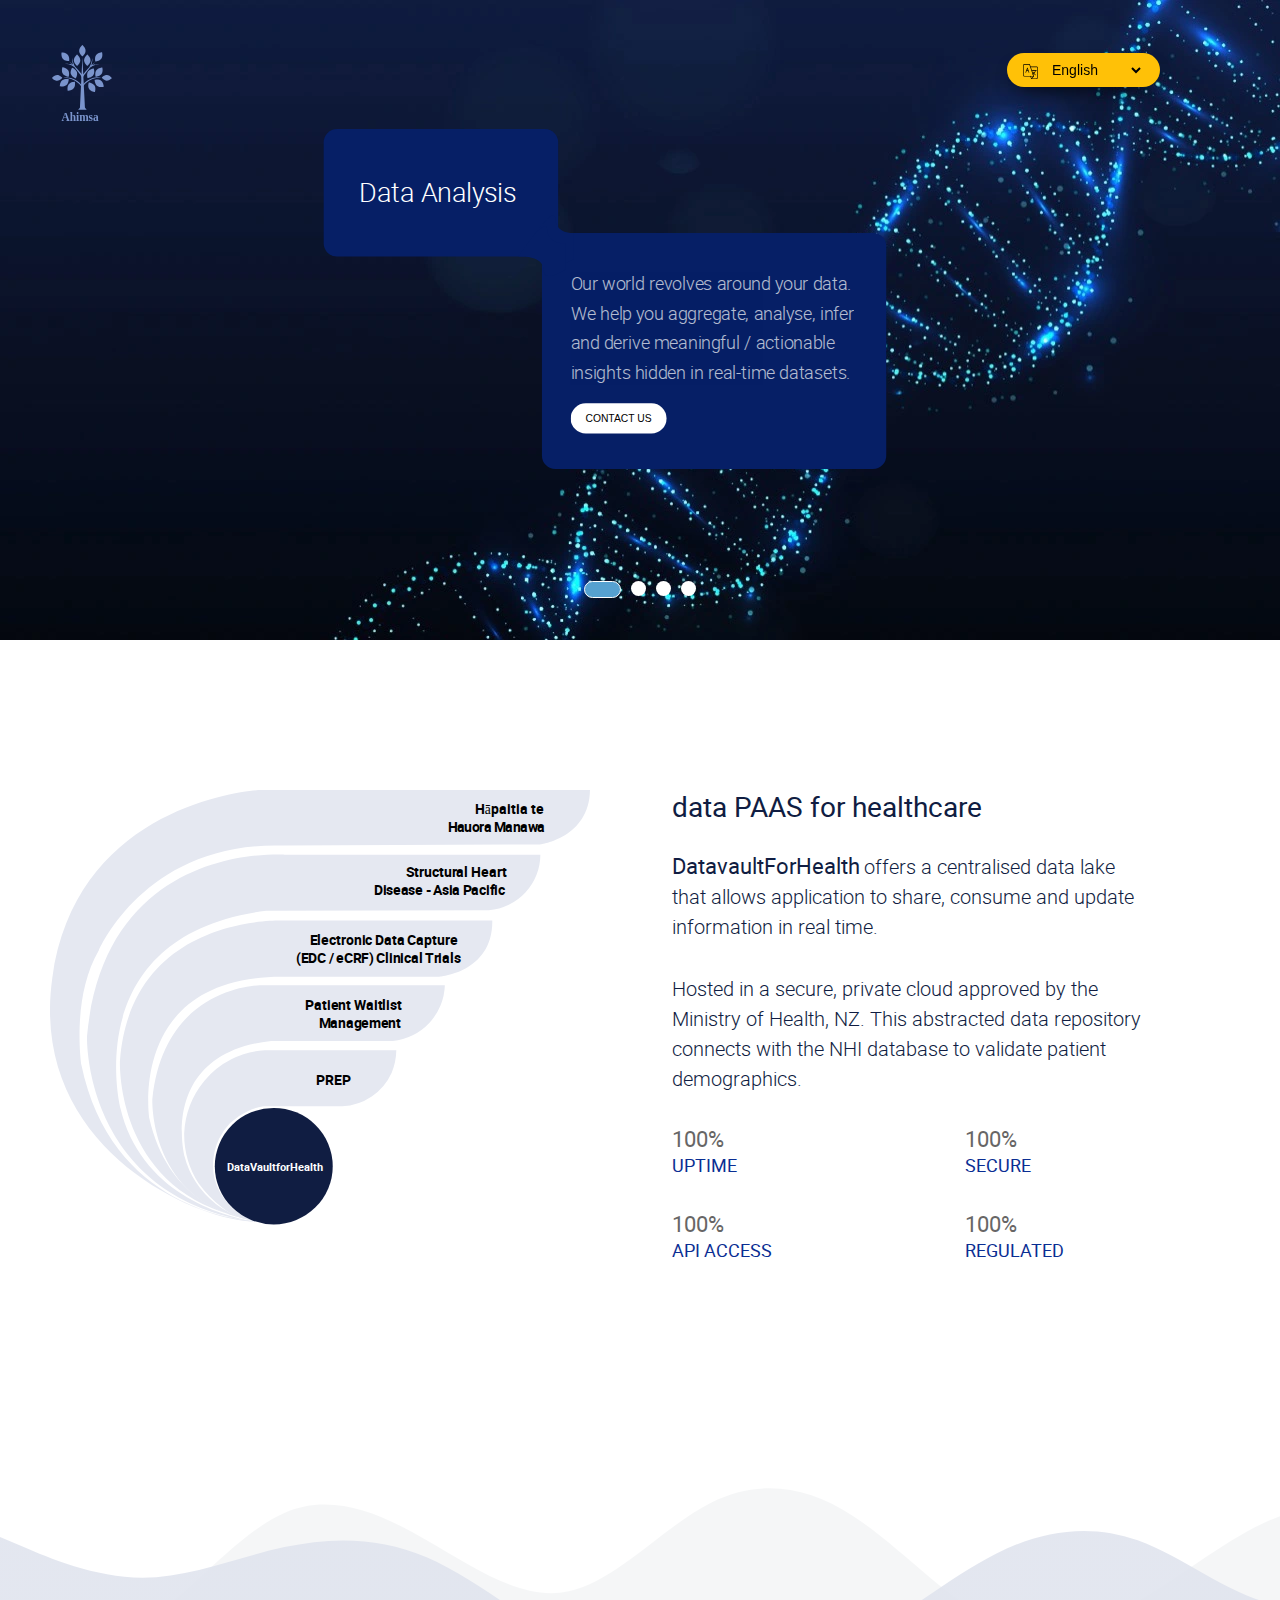
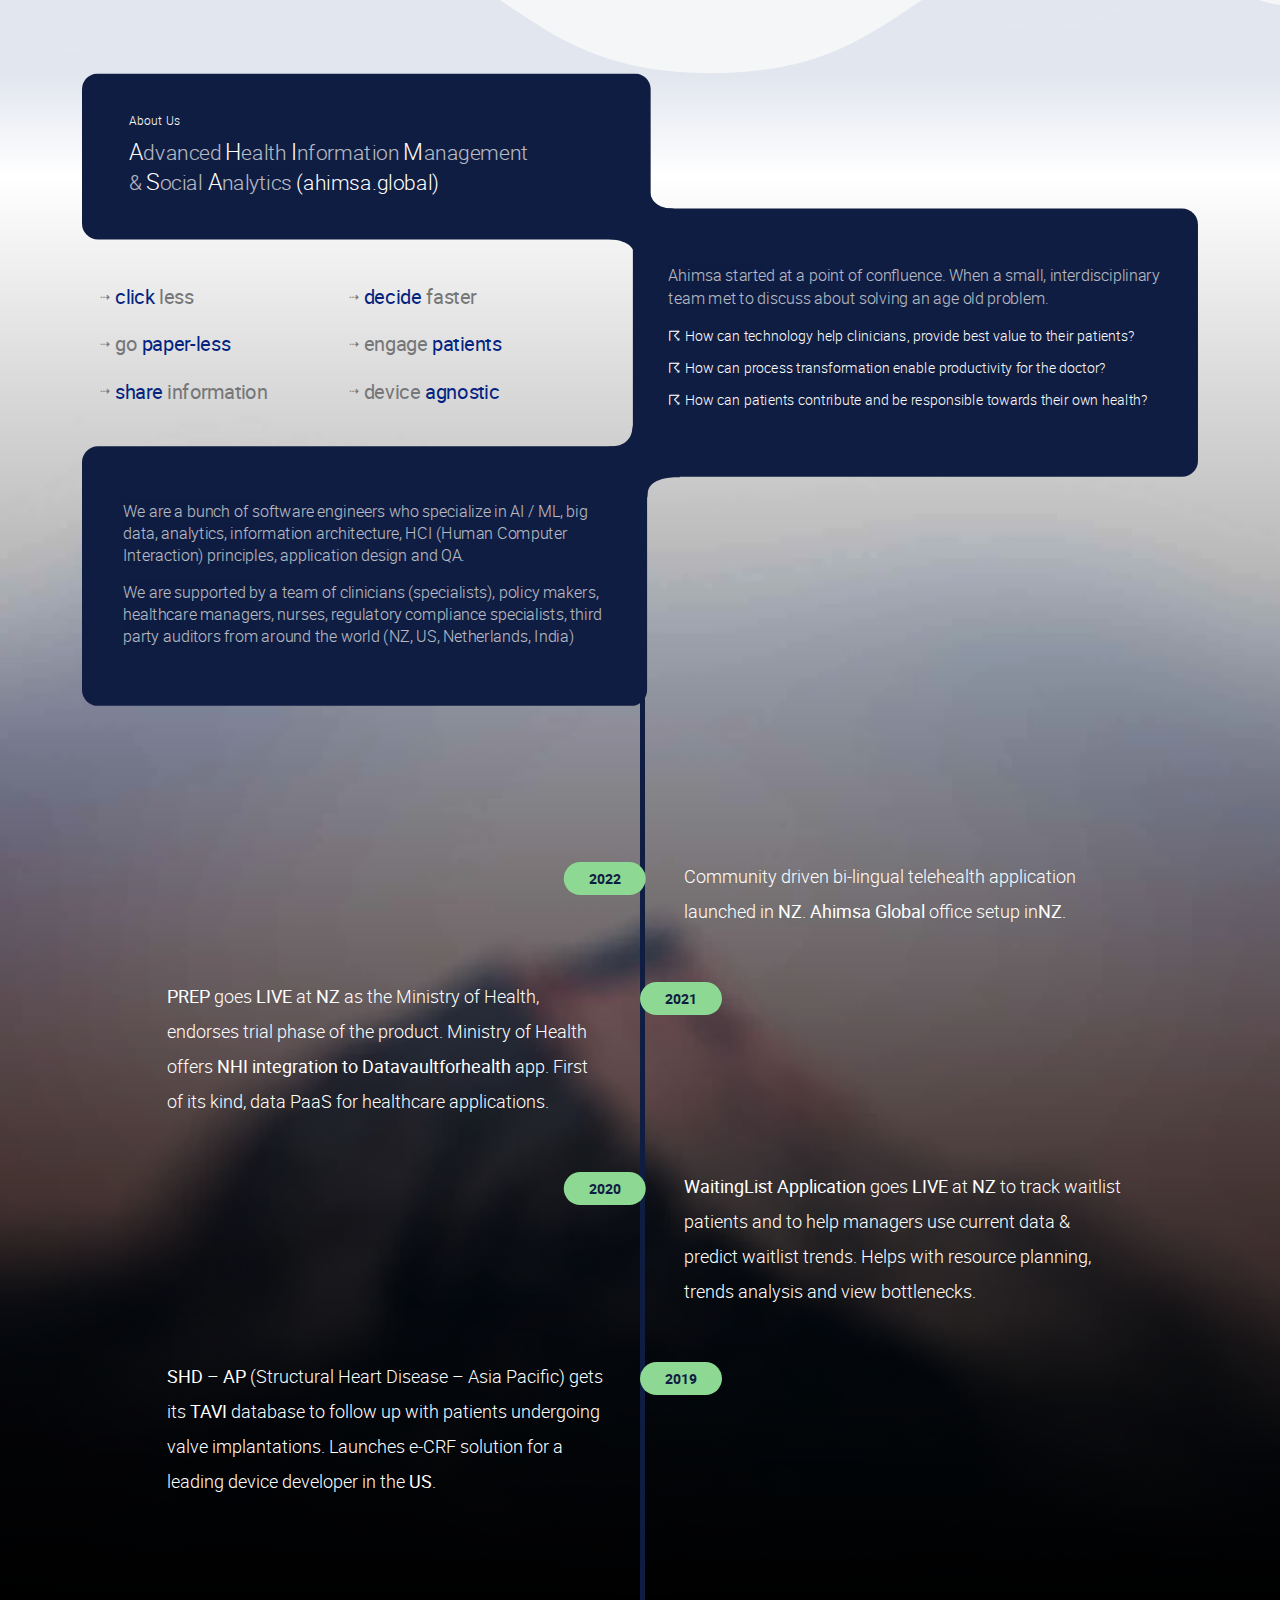
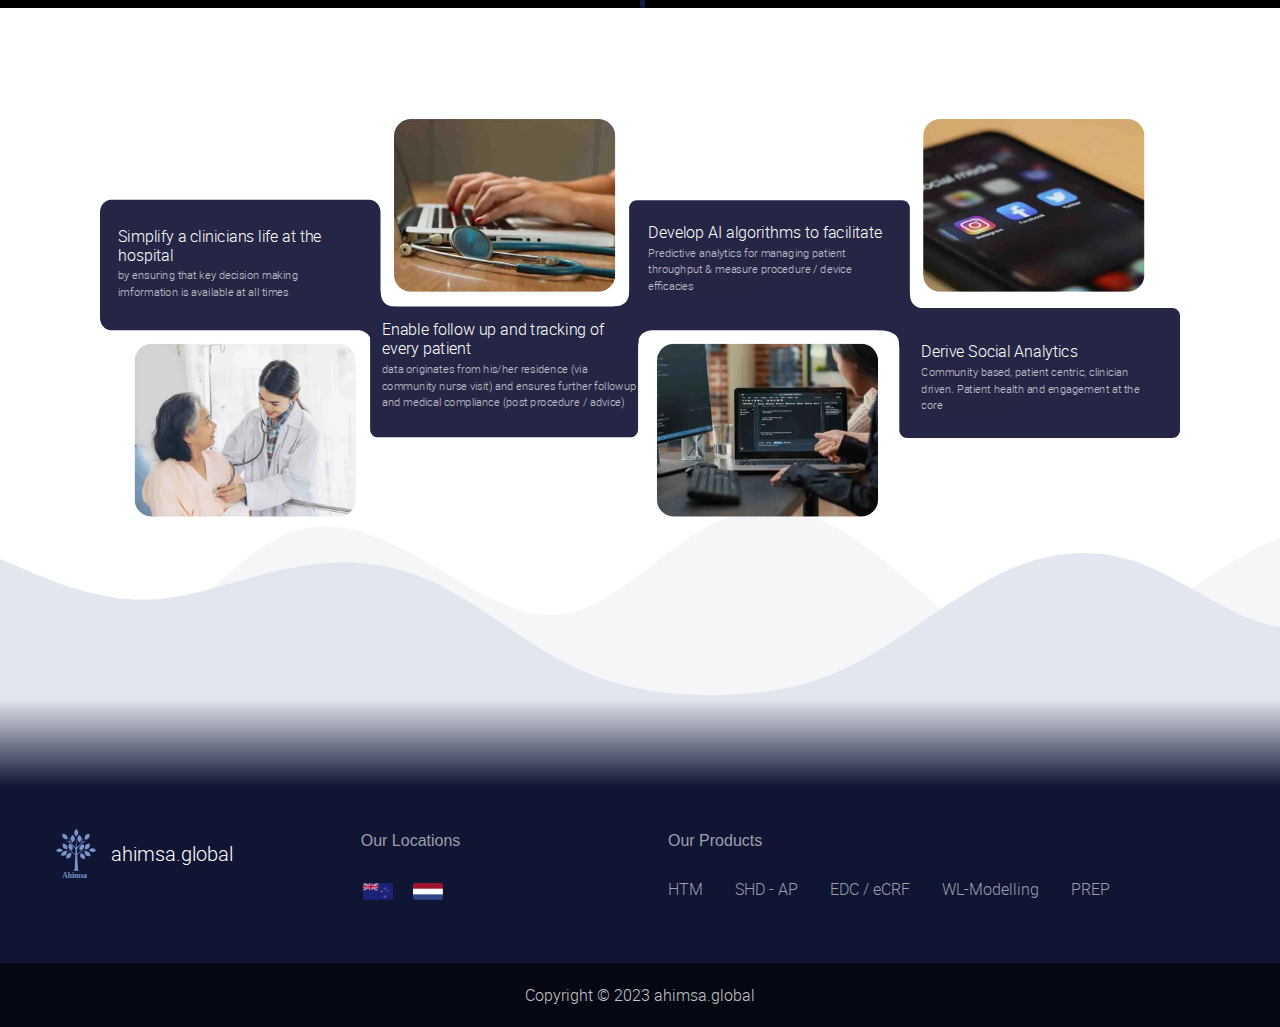
<file: index.html>
<!doctype html>
<html lang="en">

<head>
    <meta charset="utf-8">
    <meta name="viewport" content="width=device-width, initial-scale=1">
    <meta http-equiv="Cache-Control" content="max-age=31536000">
    <meta name="theme-color" content="#fff" />

    <meta name="title" content="ahimsa">
    <meta name="keywords" content="Advanced, Health, Information, Management, and Social, Analytics, Ahimsa, ahimsa, Advanced Health Care,datavaultforhealth, datavault, healthcare, ahimsa health, datavault.health">
    <meta name="description" content="Advanced Health Information Management and Social Analytics">
    <meta name="language" content="English">

    <!-- <link rel="manifest" href="manifest.json"> -->

    <title>ahimsa.global</title>

    <link rel="apple-touch-icon" sizes="180x180" href="favicon_io/apple-touch-icon.png">
    <link rel="icon" type="image/png" sizes="32x32" href="favicon_io/favicon-32x32.png">
    <link rel="icon" type="image/png" sizes="16x16" href="favicon_io/favicon-16x16.png">

    <!-- Bootstrap core CSS -->
    <link rel="stylesheet" href="css/bootstrap.min.css">
    <link rel="stylesheet" href="css/style.min.css">
    <link rel="stylesheet" href="css/responsive.min.css">

    <style>
        body{font-family: 'Roboto', sans-serif;}.carousel-inner{height:100%} .slider-container{max-width: 100%; height: 100%; position: absolute; top: 0; left: 0; } .hide-container-bg::before{width: 0px !important; } .carousel-caption {position: absolute; left: 25%; top: 17%; width: 50%; } .carousel-caption-2 {position: absolute; left: 40%; top: 15%; width: 50%; }.carousel-caption-3 {position: absolute; left: 20%; top: 15%; width: 50%; }.carousel-caption-4 {position: absolute;left: 30%;top: 15%;width: 50%;} .slider-bg-b{fill: #061f66; } .carousel-control-prev, .carousel-control-next{display: none !important; } .slider1-text-1 {text-align: center; align-items: center; justify-content: center; display: flex; color: #ffffff; font-size: 36px; height: 100%; width: 100%; font-weight: 300; font-family: 'Roboto-Light'!important; } .slider1-text-2 p{text-align: left;color: #ffffff;opacity: 0.7;font-size:24px;line-height: 40px;font-family: 'Roboto-Light'; } .carousel-indicator {position: absolute; bottom: 5%; left: 0%; z-index: 2; justify-content: center; padding: 0; margin: 0; list-style: none; } .carousel-indicator button {display: block; list-style: none; text-indent: -99999px; border: 2px solid #c1c1c1; background: #fff !important; width: 15px !important; height: 15px !important; border-radius: 50% !important; margin: 10px 5px 10px 5px !important; transition: .25s ease; cursor: pointer; opacity: 1 !important; border: none !important; } .carousel-indicator .active{background: #56a1d0 !important; padding: 0px 10px !important; border-radius: 50px !important; border: solid 1px #fff !important; } .nut {padding: 10px 20px; background-color: #ffffff; border-radius: 50px; color: #000; border: none; text-transform: uppercase;text-align: center; width: auto; margin: 22px 0px 0px 0px;cursor:pointer;font-size: 14px; display: table;} .nut:hover{background-color:#101d42;color:#fff; }.slider-img {width: 100%;display: inline-block;float: left;} </style>
</head>


<body class="overflow-hidden-x">
    <div class="section-box">
        <div class="section-main">
            <div class="logo">
                <a href="index.html">
                    <img src="logo.svg" alt="logo">
                </a>
            </div>
            
            <div class="lang-switch">
              <label for="language"><img src="img/translate.svg" alt="english"></label>
              <select id="language" class="translate">
                <option value="en">English</option>
                <option value="sp">Spanish</option>
                <option value="pt">Portuguese</option>
              </select>
            </div>

            <div id="myCarousel" class="carousel slide" data-bs-ride="carousel">
                <div class="carousel-indicator carousel-indicators">
                    <button type="button" data-bs-target="#myCarousel" data-bs-slide-to="0" aria-label="Slide 1" class="active" aria-current="true"></button>
                    <button type="button" data-bs-target="#myCarousel" data-bs-slide-to="1" aria-label="Slide 2"></button>
                    <button type="button" data-bs-target="#myCarousel" data-bs-slide-to="2" aria-label="Slide 3"></button>
                    <button type="button" data-bs-target="#myCarousel" data-bs-slide-to="3" aria-label="Slide 4"></button>
                </div>
                <div class="carousel-inner">
                    <div class="carousel-item active">
                        <img class="slider-img" src="img/bg1.webp" alt="swamp">
                        <div class="container slider-container hide-container-bg">
                            <div class="carousel-caption">
                                <div class="slider-data">
                                    <div class="slider1-text-1 lang" key="titleone"></div>
                                    <div class="slider1-text-2">
                                        <p class="title1sub lang" key="title1sub"></p>
                                        <a class="link" href="contact.html">
                                            <div class="nut contactus lang" key="contactus"></div>
                                        </a>
                                    </div>
                                </div>
                                <svg id="Layer_1" data-name="Layer 1" xmlns="http://www.w3.org/2000/svg" viewBox="0 0 868 605">
                                    <g id="Group_27632" data-name="Group 27632">
                                        <rect x="5" y="0" id="Rectangle_221" data-name="Rectangle 221" class="slider-bg-b" width="318" height="173" rx="18" />
                                        <rect id="slide1_sub_box" data-name="Rectangle 223" x="301" y="141" width="467" height="320" rx="18" fill="#061f66" />
                                        <path id="Path_748" data-name="Path 748" class="slider-bg-b" d="M280.11,158.67s33.74-2.18,34,17.58,29.75,0,29.75,0V140.92s-23.15,2.14-24.75-18.86S280.11,158.67,280.11,158.67Z" />
                                        <path id="Path_749" data-name="Path 749" class="slider-bg-b" d="M269.15,173s33.74-2.18,34,17.58,29.76,0,29.76,0V155.24s-23.15,2.14-24.76-18.86S269.15,173,269.15,173Z" />
                                    </g>
                                    <foreignObject x="25" y="0" width="270" height="170">
                                        <div xmlns="http://www.w3.org/1999/xhtml" class="slider1-text-1 lang" key="titleone">
                                        </div>
                                    </foreignObject>
                                    <foreignObject x="340" y="190" width="400" height="350">
                                        <div xmlns="http://www.w3.org/1999/xhtml" class="slider1-text-2">
                                            <p class="lang" key="title1sub"></p>
                                            <a class="link" href="contact.html">
                                                <div class="nut contactus lang" key="contactus"></div>
                                            </a>
                                        </div>
                                    </foreignObject>
                                </svg>
                            </div>
                        </div>
                    </div>  
                    <div class="carousel-item">
                        <img class="slider-img" src="img/bg2.webp" alt="swamp">
                        <div class="container slider-container hide-container-bg">
                            <div class="carousel-caption-2">
                                <div class="slider-data">
                                    <div class="slider1-text-1 lang" key="title2"></div>
                                    <div class="slider1-text-2">
                                        <p class="lang" key="title2sub1"></p>
                                        <p class="lang" key="title2sub2"></p>
                                        <a class="link" href="contact.html">
                                            <div class="nut contactus lang" key="contactus"></div>
                                        </a>
                                    </div>
                                </div>
                                <svg version="1.1" id="Layer_1" xmlns="http://www.w3.org/2000/svg" xmlns:xlink="http://www.w3.org/1999/xlink" x="0px" y="0px" viewBox="0 0 868 650" style="enable-background:new 0 0 668 505;" xml:space="preserve">
                                    <g id="Group_27632" data-name="Group 27632">
                                        <rect id="Rectangle_221" data-name="Rectangle 221" class="slider-bg-b" x="450" width="318" height="173" rx="18" />
                                        <rect id="slide2_sub_box" data-name="Rectangle 223" fill="#061f66" y="141" width="467" height="415" rx="18" />
                                        <path id="Path_748" data-name="Path 748" class="slider-bg-b" d="M348.92,122.06c-1.6,21-24.75,18.86-24.75,18.86v35.33s29.52,19.76,29.75,0,34-17.58,34-17.58S350.52,101.05,348.92,122.06Z" transform="translate(100 0)" />
                                        <path id="Path_749" data-name="Path 749" class="slider-bg-b" d="M359.88,136.38c-1.61,21-24.76,18.86-24.76,18.86v35.33s29.53,19.75,29.76,0,34-17.58,34-17.58S361.48,115.37,359.88,136.38Z" transform="translate(100 0)" />
                                    </g>
                                    <foreignObject x="470" y="10" width="280" height="143">
                                        <div xmlns="http://www.w3.org/1999/xhtml" class="slider1-text-1 lang" key="title2"></div>
                                    </foreignObject>
                                    <foreignObject x="30" y="190" width="420" height="400">
                                        <div xmlns="http://www.w3.org/1999/xhtml" class="slider1-text-2">
                                            <p class="lang" key="title2sub1"></p>
                                            <p class="lang" key="title2sub2"></p>
                                            <a class="link" href="contact.html">
                                                <div class="nut contactus lang" key="contactus"></div>
                                            </a>
                                        </div>
                                    </foreignObject>
                                </svg>
                            </div>
                        </div>
                    </div>
                    <div class="carousel-item">
                        <img class="slider-img" src="img/bg3.webp" alt="swamp">
                        <div class="container slider-container hide-container-bg">
                            <div class="carousel-caption-3">
                                <div class="slider-data">
                                    <div class="slider1-text-1 lang" key="title3"></div>
                                    <div class="slider1-text-2">
                                        <p class="lang" key="title3sub1"></p>
                                        <p class="lang" key="title3sub2"></p>
                                        <a class="link" href="contact.html">
                                            <div class="nut contactus lang" key="contactus"></div>
                                        </a>
                                    </div>
                                </div>
                                <svg id="Layer_1" data-name="Layer 1" xmlns="http://www.w3.org/2000/svg" viewBox="0 0 868 650">
                                    <g id="Group_27632" data-name="Group 27632">
                                        <rect x="0" y="0" id="Rectangle_221" data-name="Rectangle 221" class="slider-bg-b" width="318" height="173" rx="18" />
                                        <rect id="slide3_sub_box" data-name="Rectangle 223" x="301" y="141" width="477" height="380" rx="18" fill="#061f66" />
                                        <path id="Path_748" data-name="Path 748" class="slider-bg-b" d="M280.11,158.67s33.74-2.18,34,17.58,29.75,0,29.75,0V140.92s-23.15,2.14-24.75-18.86S280.11,158.67,280.11,158.67Z" />
                                        <path id="Path_749" data-name="Path 749" class="slider-bg-b" d="M269.15,173s33.74-2.18,34,17.58,29.76,0,29.76,0V155.24s-23.15,2.14-24.76-18.86S269.15,173,269.15,173Z" />
                                    </g>
                                    <foreignObject x="5" y="5" width="305" height="163">
                                        <div xmlns="http://www.w3.org/1999/xhtml" class="slider1-text-1 lang" key="title3"></div>
                                    </foreignObject>
                                    <foreignObject x="340" y="190" width="420" height="400">
                                        <div xmlns="http://www.w3.org/1999/xhtml" class="slider1-text-2">
                                            <p class="lang" key="title3sub1"></p>
                                            <p class="lang" key="title3sub2"></p>
                                            <a class="link" href="contact.html">
                                                <div class="nut contactus lang" key="contactus"></div>
                                            </a>
                                        </div>
                                    </foreignObject>
                                </svg>
                            </div>
                        </div>
                    </div>
                    <div class="carousel-item">
                        <img class="slider-img" src="img/bg4.webp" alt="swamp">
                        <div class="container slider-container hide-container-bg">
                            <div class="carousel-caption-4">
                                <div class="slider-data">
                                    <div class="slider1-text-1 lang" key="title4"></div>
                                    <div class="slider1-text-2">
                                        <p class="lang" key="title4sub1"></p>
                                        <p class="lang" key="title4sub2"></p>
                                        <a class="link" href="contact.html">
                                            <div class="nut contactus lang" key="contactus"></div>
                                        </a>
                                    </div>
                                </div>
                                <svg version="1.1" id="Layer_1_1" xmlns="http://www.w3.org/2000/svg" xmlns:xlink="http://www.w3.org/1999/xlink" x="0px" y="0px" viewBox="0 0 868 660" style="enable-background:new 0 0 668 505;" xml:space="preserve">
                                    <g id="Group_276321" data-name="Group 27632">
                                        <rect id="Rectangle_224" data-name="Rectangle 221" class="slider-bg-b" x="450" width="418" height="173" rx="18" />
                                        <rect id="slide4_sub_box" data-name="Rectangle 223" fill="#061f66" y="141" width="467" height="415" rx="18" />
                                        <path id="Path_748" data-name="Path 748" class="slider-bg-b" d="M348.92,122.06c-1.6,21-24.75,18.86-24.75,18.86v35.33s29.52,19.76,29.75,0,34-17.58,34-17.58S350.52,101.05,348.92,122.06Z" transform="translate(100 0)" />
                                        <path id="Path_749" data-name="Path 749" class="slider-bg-b" d="M359.88,136.38c-1.61,21-24.76,18.86-24.76,18.86v35.33s29.53,19.75,29.76,0,34-17.58,34-17.58S361.48,115.37,359.88,136.38Z" transform="translate(100 0)" />
                                    </g>
                                    <foreignObject x="460" y="0" width="400" height="173">
                                        <div xmlns="http://www.w3.org/1999/xhtml" class="slider1-text-1 lang" key="title4"></div>
                                    </foreignObject>
                                    <foreignObject x="40" y="190" width="400" height="400">
                                        <div xmlns="http://www.w3.org/1999/xhtml" class="slider1-text-2">

                                            <p class="lang" key="title4sub1"></p>
                                            <p class="lang" key="title4sub2"></p>
                                            <a class="link" href="contact.html">
                                                <div class="nut contactus lang" key="contactus"></div>
                                            </a>
                                        </div>
                                    </foreignObject>
                                </svg>
                            </div>
                        </div>
                    </div>
                </div>
                <button class="carousel-control-prev" type="button" data-bs-target="#myCarousel" data-bs-slide="prev">
                    <span class="carousel-control-prev-icon" aria-hidden="true"></span>
                    <span class="visually-hidden">Previous</span>
                </button>
                <button class="carousel-control-next" type="button" data-bs-target="#myCarousel" data-bs-slide="next">
                    <span class="carousel-control-next-icon" aria-hidden="true"></span>
                    <span class="visually-hidden">Next</span>
                </button>
            </div>

            <div class="container-fluid" id="product-section-resview">
                <div class="tab-card-header">
                    <!-- START TABS DIV -->
                    <div class="tabbable-responsive">
                        <div class="tabbable">
                            <ul class="nav nav-tabs">
                                <li class="nav-item">
                                    <a class="nav-link active" data-bs-toggle="tab" href="#data-vault">Datavault</a>
                                </li>
                                <li class="nav-item">
                                    <a class="nav-link" data-bs-toggle="tab" href="#htm_rv">HTM</a>
                                </li>
                                <li class="nav-item">
                                    <a class="nav-link" data-bs-toggle="tab" href="#shd-ap">SHD-AP</a>
                                </li>
                                <li class="nav-item">
                                    <a class="nav-link" data-bs-toggle="tab" href="#edc_ecrf">EDC / eCRF</a>
                                </li>
                                <li class="nav-item">
                                    <a class="nav-link" data-bs-toggle="tab" href="#wl-model">WL-Model</a>
                                </li>
                                <li class="nav-item">
                                    <a class="nav-link" data-bs-toggle="tab" href="#pr_ep">PREP</a>
                                </li>
                            </ul>
                        </div>
                    </div>
                </div>
                <div class="tab-content">
                    <div class="tab-pane fade show active" id="data-vault" role="tabpanel" aria-labelledby="first-tab">
                        <div class="product-details">
                            <div class="container-fluid">
                                <h6 class="heading-sub lang" key="product1hed"></h6> 
                                <div class="row">
                                    <div class="col-md-12 position-relative">
                                        <p class="dpass-main">
                                            <span class="dpass-txt1 lang" key="product1subhed"></span> 
                                            <span class="dpass-txt2 lang" key="product1txt1"></span>
                                        </p>
                                        <p class="dpass-main">
                                           <span class="dpass-txt2 lang" key="product1txt2"></span>
                                        </p>
                                    </div>
                                </div>
                                <div class="row">
                                    <div class="col-cus col-md-6 position-relative">
                                        <h1 class="text-gradient text-count-cus"><span>100</span>%</h1>
                                        <p class="text-sm text-p-cus lang" key="product1txt3"></p>
                                    </div>
                                    <div class="col-cus col-md-6 position-relative">
                                        <h1 class="text-gradient text-count-cus"> <span>100</span>%</h1>
                                        <p class="text-sm text-p-cus lang" key="product1txt4"></p>
                                    </div>
                                    <div class="col-cus col-md-6 position-relative">
                                        <h1 class="text-gradient text-count-cus"> <span>100</span>%</h1>
                                        <p class="text-sm text-p-cus lang" key="product1txt5"></p>
                                    </div>
                                    <div class="col-cus col-md-6 position-relative">
                                        <h1 class="text-gradient text-count-cus"> <span>100</span>%</h1>
                                        <p class="text-sm text-p-cus lang" key="product1txt6"></p>
                                    </div>
                                </div>
                            </div>
                        </div>
                    </div>
                    <div class="tab-pane fade" id="htm_rv" role="tabpanel" aria-labelledby="second-tab">
                        <div class="product-details">
                            <div class="container-fluid">
                                <h6 class="heading-sub lang" key="product2hed"><h6>
                                <div class="row">
                                    <div class="col-md-12 position-relative">
                                        <p class="dpass-main">
                                            <span class="dpass-txt1 lang" key="producth2subhed"></span> 
                                            <span class="dpass-txt2 lang" key="product2txt1"></span>
                                        </p>
                                        <p class="dpass-main">
                                            <span class="dpass-txt2 lang" key="product2txt2"></span>
                                        </p>
                                    </div>
                                </div>
                                <div class="row">
                                    <div class="col-md-12 position-relative">
                                        <h1 class="text-gradient text-count-cus lang" key="product2txt3"><span></span></h1>
                                        <p class="text-sm text-p-cus lang" key="product2txt4"></p>
                                    </div>
                                    <div class="col-md-12 position-relative">
                                        <h1 class="text-gradient text-count-cus lang" key="product2txt5"> <span></span></h1>
                                        <p class="text-sm text-p-cus lang" key="product2txt6"></p>
                                    </div>
                                    <div class="col-md-12 position-relative">
                                        <h1 class="text-gradient text-count-cus lang" key="product2txt7"> <span></span></h1>
                                        <p class="text-sm text-p-cus lang" key="product2txt8"></p>
                                    </div>
                                </div>
                            </div>
                        </div>
                    </div>
                    <div class="tab-pane fade" id="shd-ap" role="tabpanel" aria-labelledby="third-tab">
                        <div class="product-details">
                            <div class="container-fluid">
                                <h6 class="heading-sub lang" key="product3hed"></h6>
                                <div class="row">
                                    <div class="col-md-12 position-relative">
                                        <p class="dpass-main">
                                            <span class="dpass-txt1 lang" key="product3subhed"></span> 
                                            <span class="dpass-txt2 lang" key="product3txt1"></span>
                                        </p>
                                        <p class="dpass-main">
                                            <span class="dpass-txt2 lang" key="product3txt2"></span>
                                        </p>
                                    </div>
                                </div>
                                <div class="row">
                                    <div class="col-sm-12 col-md-12 position-relative">
                                        <h1 class="text-gradient text-count-cus lang" key="product3txt3"><span></span></h1>
                                        <p class="text-sm text-p-cus lang" key="product3txt4"></p>
                                    </div>
                                    <div class="col-sm-12 col-md-12 position-relative">
                                        <h1 class="text-gradient text-count-cus lang" key="product3txt5"><span></span></h1>
                                        <p class="text-sm text-p-cus lang" key="product3txt6"></p>
                                    </div>
                                    <div class="col-sm-12 col-md-12 position-relative">
                                        <h1 class="text-gradient text-count-cus lang" key="product3txt7"><span></span></h1>
                                        <p class="text-sm text-p-cus lang" key="product3txt8"></p>
                                    </div>
                                </div>
                            </div>
                        </div>
                    </div>
                    <div class="tab-pane fade" id="edc_ecrf" role="tabpanel" aria-labelledby="fourth-tab">
                        <div class="product-details">
                            <div class="container-fluid">
                                <h6 class="heading-sub lang" key="product4hed"></h6>
                                <div class="row">
                                    <div class="col-md-12 position-relative">
                                        <p class="dpass-main">
                                            <span class="dpass-txt1 lang" key="product4subhed"></span>
                                            <span class="dpass-txt2 lang" key="product4txt1"></span>
                                        </p>
                                        <p class="dpass-main">
                                            <span class="dpass-txt2 lang" key="product4txt2"></span>
                                        </p>
                                    </div>
                                </div>
                                <div class="row">
                                    <div class="col-sm-12 col-md-6 position-relative">
                                        <h1 class="text-gradient text-count-cus"><span>100</span>%</h1>
                                        <p class="text-sm text-p-cus lang" key="product4txt3"></p>
                                    </div>
                                    <div class="col-sm-12 col-md-6 position-relative">
                                        <h1 class="text-gradient text-count-cus"><span>100</span>%</h1>
                                        <p class="text-sm text-p-cus lang" key="product4txt4"></p>
                                    </div>
                                    <div class="col-sm-12 col-md-6 position-relative">
                                        <h1 class="text-gradient text-count-cus"><span>100</span>%</h1>
                                        <p class="text-sm text-p-cus lang" key="product4txt5"></p>
                                    </div>
                                    <div class="col-sm-12 col-md-6 position-relative">
                                        <h1 class="text-gradient text-count-cus"><span>100</span>%</h1>
                                        <p class="text-sm text-p-cus lang" key="product4txt6"></p>
                                    </div>
                                </div>
                            </div>
                        </div>
                    </div>
                    <div class="tab-pane fade" id="wl-model" role="tabpanel" aria-labelledby="fifth-tab">
                        <div class="product-details">
                            <div class="container-fluid">
                                <h6 class="heading-sub lang" key="product5hed"></h6>
                                <div class="row">
                                    <div class="col-md-12 position-relative">
                                        <p class="dpass-main">
                                            <span class="dpass-txt1 lang" key="product5subhed"></span> 
                                            <span class="dpass-txt2 lang" key="product5txt1"></span>
                                        </p>
                                        <p class="dpass-main">
                                            <span class="dpass-txt2 lang" key="product5txt2"></span>
                                        </p>
                                    </div>
                                </div>
                                <div class="row">
                                    <div class="col-sm-12 col-md-12 position-relative">
                                        <h1 class="text-gradient text-count-cus lang" key="product5txt3"><span></span></h1>
                                        <p class="text-sm text-p-cus lang" key="product5txt4"></p>
                                    </div>
                                    <div class="col-sm-12 col-md-12 position-relative">
                                        <h1 class="text-gradient text-count-cus lang" key="product5txt5"><span></span></h1>
                                        <p class="text-sm text-p-cus lang" key="product5txt6"></p>
                                    </div>
                                    <div class="col-sm-12 col-md-12 position-relative">
                                        <h1 class="text-gradient text-count-cus lang" key="product5txt7"><span></span></h1>
                                        <p class="text-sm text-p-cus lang" key="product5txt8"></p>
                                    </div>
                                    <div class="col-sm-12 col-md-12 position-relative">
                                        <h1 class="text-gradient text-count-cus lang" key="product5txt9"><span></span></h1>
                                        <p class="text-sm text-p-cus lang" key="product5txt10"></p>
                                    </div>
                                </div>
                            </div>
                        </div>
                    </div>
                    <div class="tab-pane fade" id="pr_ep" role="tabpanel" aria-labelledby="sixth-tab">
                        <div class="product-details">
                            <div class="container-fluid">
                                <h6 class="heading-sub lang" key="product6hed"></h6>
                                <div class="row">
                                    <div class="col-md-12 position-relative">
                                        <p class="dpass-main">
                                            <span class="dpass-txt1 lang" key="product6subhed"></span> 
                                            <span class="dpass-txt2 lang" key="product6txt1"></span>
                                        </p>
                                        <p class="dpass-main">
                                            <span class="dpass-txt2 lang" key="product6txt2"></span>
                                        </p>
                                    </div>
                                </div>
                                <div class="row">
                                    <div class="col-sm-12 col-md-12 position-relative">
                                        <h1 class="text-gradient text-count-cus">
                                            <span>360<sup>0</sup>
                                                <span class="lang" key="product6txt3"></span>
                                            </span>
                                        </h1>
                                        <p class="text-sm text-p-cus lang" key="product6txt4"></p>
                                    </div>
                                    <div class="col-md-12 position-relative">
                                        <h1 class="text-gradient text-count-cus lang" key="product6txt5"><span></span></h1>
                                        <p class="text-sm text-p-cus lang" key="product6txt6"></p>
                                    </div>
                                    <div class="col-md-12 position-relative">
                                        <h1 class="text-gradient text-count-cus lang" key="product6txt7"> <span></span></h1>
                                        <p class="text-sm text-p-cus lang" key="product6txt8"></p>
                                    </div>
                                    <div class="col-md-12 position-relative">
                                        <h1 class="text-gradient text-count-cus lang" key="product6txt9"> <span></span></h1>
                                        <p class="text-sm text-p-cus lang" key="product6txt10"></p>
                                    </div>
                                </div>
                            </div>
                        </div>
                    </div>
                </div>
            </div>

            <section id="productsection">
                <div class="product-section">
                    <div class="graph">
                        <svg id="Layer_51" data-name="Layer 5" xmlns="http://www.w3.org/2000/svg" viewBox="0 0 59.53 48.65">
                            <path id="p5" class="cls-1" d="M55.8,61.83H41.27a9.34,9.34,0,0,0-6.62,3.35A9.83,9.83,0,0,0,32.41,71,10.14,10.14,0,0,0,34,76.49a12.68,12.68,0,0,0,2.56,2.64,6.27,6.27,0,0,0,2.27,1.21,15.54,15.54,0,0,0,2.13.42,8.13,8.13,0,0,1-2.85-1.2,7.73,7.73,0,0,1-1.77-2.12,5.9,5.9,0,0,1-.75-2.82,6.84,6.84,0,0,1,.67-3.05,6.4,6.4,0,0,1,3.09-3A6.16,6.16,0,0,1,41.14,68l7.18,0h1.52a6.3,6.3,0,0,0,5.45-3.7A6.79,6.79,0,0,0,55.8,61.83Z" transform="translate(-17.62 -33.13)" />
                            <text id="pt5" class="cls-2" transform="translate(29.29 32.47)">PREP</text>
                            <path id="p4" class="cls-3" d="M61.15,54.66H41S30.17,54.53,28.9,67.25c0,0-.42,12.65,13,13.51a9.63,9.63,0,0,1-9.46-7.28S29.56,62.18,42,60.79l13.41,0A6.36,6.36,0,0,0,61.15,54.66Z" transform="translate(-17.62 -33.13)" />
                            <text id="pt4" class="cls-2" transform="translate(28.12 24.28)">
                                <tspan class="cls-8 lang" key="producthead2"></tspan>
                                <tspan class="cls-9 lang" key="producthead2_1" y="2"></tspan>
                            </text>
                            <path id="p3" class="cls-7" d="M66.38,47.53H43.24S26.54,46.78,25.33,63c0,0-.67,16.13,16.53,17.72h0s-10.65.33-13.3-11.43c0,0-2.37-15.57,14.58-15.57l17.36,0S66.45,53.3,66.38,47.53Z" transform="translate(-17.62 -33.13)" />
                            <text id="pt3" class="cls-2" transform="translate(27.62 17.07)">
                                <tspan class="cls-8 lang" key="producthead3" y="0"></tspan>
                                <tspan class="cls-9 lang" key="producthead3_1" y="2"></tspan>
                            </text>
                            <path id="p2" class="cls-11" d="M71.68,40.27H43.78s-20.07-1.79-22.08,20c0,0-.5,19,20.67,20.73h0s-14.11-.64-17-12.84c0,0-4.73-19.07,16.08-21.72L66,46.38A6.16,6.16,0,0,0,71.68,40.27Z" transform="translate(-17.62 -33.13)" />
                            <text id="pt2" class="cls-2" transform="translate(38.2 9.55)">
                                <tspan class="cls-8 lang" key="producthead4"  y="0"></tspan>
                                <tspan class="cls-9 lang" key="producthead4_1" y="2"></tspan>
                            </text>
                            <path id="p1" class="cls-13" d="M77.15,33.13H40.76s-20.15,1-22.89,20.74,17.72,27.33,22.7,26.8c0,0-16-.26-19.5-17.28,0,0-1.11-7.41,1.95-12.61,0,0,5.09-12,20.28-11.52l28.38-.13S77.09,38.41,77.15,33.13Z" transform="translate(-17.62 -33.13)" />
                            <text id="pt1" class="cls-2" transform="translate(46.83 2.66)">
                                <tspan x="0" y="0">Hāpaitia te</tspan>
                                <tspan class="cls-14" x="-3" y="2">Hauora Manawa</tspan>
                            </text>
                            <ellipse class="cls-15" cx="24.67" cy="41.47" rx="6.5" ry="6.42" />
                            <text class="cls-16" transform="translate(19.50 42.05)">
                                DataVaultforHealth
                            </text>
                        </svg>
                        <div class="prep_parm">
                            <div class="prep_parm_1 lang" key="over"></div>
                            <div class="prep_parm_2">300+</div>
                            <div class="prep_parm_1 lang" key="parameters"></div>
                        </div>
                    </div>
                    <div id="datavault" class="product-details">
                        <div class="container-fluid">
                            <h6 class="heading-sub lang" key="product1hed"></h6>
                            <div class="row">
                                <div class="col-md-12 position-relative">
                                    <p class="dpass-main">
                                            <span class="dpass-txt1 lang" key="product1subhed"></span> 
                                            <span class="dpass-txt2 lang" key="product1txt1"></span>
                                        </p>
                                        <p class="dpass-main">
                                           <span class="dpass-txt2 lang" key="product1txt2"></span>
                                        </p>
                                </div>
                            </div>
                            <div class="row">
                                <div class="col-cus col-md-6 position-relative">
                                    <h1 class="text-gradient text-count-cus"><span>100</span>%</h1>
                                        <p class="text-sm text-p-cus lang" key="product1txt3"></p>
                                </div>
                                <div class="col-cus col-md-6 position-relative">
                                    <h1 class="text-gradient text-count-cus"> <span>100</span>%</h1>
                                        <p class="text-sm text-p-cus lang" key="product1txt4"></p>
                                </div>
                                <div class="col-cus col-md-6 position-relative">
                                    <h1 class="text-gradient text-count-cus"> <span>100</span>%</h1>
                                        <p class="text-sm text-p-cus lang" key="product1txt5"></p>
                                </div>
                                <div class="col-cus col-md-6 position-relative">
                                    <h1 class="text-gradient text-count-cus"> <span>100</span>%</h1>
                                        <p class="text-sm text-p-cus lang" key="product1txt6"></p>
                                </div>
                            </div>
                        </div>
                    </div>
                    <div id="htm" style="display:none;" class="product-details">
                        <div class="container-fluid">
                            <h6 class="heading-sub lang" key="product2hed"></h6>
                            <div class="row">
                                <div class="col-md-12 position-relative">
                                    <p class="dpass-main">
                                        <span class="dpass-txt1 lang" key="product2subhed"></span> 
                                        <span class="dpass-txt2 lang" key="product2txt1"></span>
                                    </p>
                                    <p class="dpass-main">
                                        <span class="dpass-txt2 lang" key="product2txt2"></span>
                                    </p>
                                </div>
                            </div>
                            <div class="row">
                                <div class="col-md-12 position-relative">
                                    <h1 class="text-gradient text-count-cus lang" key="product2txt3"><span></span></h1>
                                        <p class="text-sm text-p-cus lang" key="product2txt4"></p>
                                </div>
                                <div class="col-md-12 position-relative">
                                    <h1 class="text-gradient text-count-cus lang" key="product2txt5"> <span></span></h1>
                                        <p class="text-sm text-p-cus lang" key="product2txt6"></p>
                                </div>
                                <div class="col-md-12 position-relative">
                                    <h1 class="text-gradient text-count-cus lang" key="product2txt7"> <span></span></h1>
                                        <p class="text-sm text-p-cus lang" key="product2txt8"></p>
                                </div>
                            </div>
                        </div>
                    </div>
                    <div id="shd" style="display:none;" class="product-details">
                        <div class="container-fluid">
                            <h6 class="heading-sub lang" key="product3hed"></h6>
                            <div class="row">
                                <div class="col-md-12 position-relative">
                                    <p class="dpass-main">
                                            <span class="dpass-txt1 lang" key="product3subhed"></span> 
                                            <span class="dpass-txt2 lang" key="product3txt1">
                                            </span>
                                        </p>
                                        <p class="dpass-main">
                                            <span class="dpass-txt2 lang" key="product3txt2"></span>
                                        </p>
                                </div>
                            </div>
                            <div class="row">
                                <div class="col-sm-12 col-md-12 position-relative">
                                    <h1 class="text-gradient text-count-cus lang" key="product3txt3"><span></span></h1>
                                        <p class="text-sm text-p-cus lang" key="product3txt4"></p>
                                </div>
                                <div class="col-sm-12 col-md-12 position-relative">
                                    <h1 class="text-gradient text-count-cus lang" key="product3txt5"><span></span></h1>
                                        <p class="text-sm text-p-cus lang" key="product3txt6"></p>
                                </div>
                                <div class="col-sm-12 col-md-12 position-relative">
                                    <h1 class="text-gradient text-count-cus lang" key="product3txt7"><span></span></h1>
                                        <p class="text-sm text-p-cus lang" key="product3txt8"></p>
                                </div>
                            </div>
                        </div>
                    </div>
                    <div id="edc" style="display:none;" class="product-details">
                        <div class="container-fluid">
                            <h6 class="heading-sub lang" key="product4hed"></h6>
                            <div class="row">
                                <div class="col-md-12 position-relative">
                                    <p class="dpass-main">
                                        <span class="dpass-txt1 lang" key="product4subhed"></span>
                                        <span class="dpass-txt2 lang" key="product4txt1"></span>
                                    </p>
                                    <p class="dpass-main">
                                        <span class="dpass-txt2 lang" key="product4txt2"></span>
                                    </p>
                                </div>
                            </div>
                            <div class="row">
                                <div class="col-sm-12 col-md-6 position-relative">
                                    <h1 class="text-gradient text-count-cus"><span>100</span>%</h1>
                                        <p class="text-sm text-p-cus lang" key="product4txt3"></p>
                                </div>
                                <div class="col-sm-12 col-md-6 position-relative">
                                    <h1 class="text-gradient text-count-cus"><span>100</span>%</h1>
                                        <p class="text-sm text-p-cus lang" key="product4txt4"></p>
                                </div>
                                <div class="col-sm-12 col-md-6 position-relative">
                                    <h1 class="text-gradient text-count-cus"><span>100</span>%</h1>
                                        <p class="text-sm text-p-cus lang" key="product4txt5"></p>
                                </div>
                                <div class="col-sm-12 col-md-6 position-relative">
                                    <h1 class="text-gradient text-count-cus"><span>100</span>%</h1>
                                        <p class="text-sm text-p-cus lang" key="product4txt6"></p>
                                </div>
                            </div>
                        </div>
                    </div>
                    <div id="pwm" style="display:none;" class="product-details">
                        <div class="container-fluid">
                            <h6 class="heading-sub lang" key="product5hed"></h6>
                            <div class="row">
                                <div class="col-md-12 position-relative">
                                    <p class="dpass-main">
                                            <span class="dpass-txt1 lang" key="product5subhed"></span> 
                                            <span class="dpass-txt2 lang" key="product5txt1"></span>
                                        </p>
                                        <p class="dpass-main">
                                            <span class="dpass-txt2 lang" key="product5txt2"></span>
                                        </p>
                                </div>
                            </div>
                            <div class="row">
                                <div class="col-sm-12 col-md-12 position-relative">
                                    <h1 class="text-gradient text-count-cus lang" key="product5txt3"><span></span></h1>
                                        <p class="text-sm text-p-cus lang" key="product5txt4"></p>
                                </div>
                                <div class="col-sm-12 col-md-12 position-relative">
                                    <h1 class="text-gradient text-count-cus lang" key="product5txt5"><span></span></h1>
                                        <p class="text-sm text-p-cus lang" key="product5txt6"></p>
                                </div>
                                <div class="col-sm-12 col-md-12 position-relative">
                                    <h1 class="text-gradient text-count-cus lang" key="product5txt7"><span></span></h1>
                                        <p class="text-sm text-p-cus lang" key="product5txt8"></p>
                                </div>
                                <div class="col-sm-12 col-md-12 position-relative">
                                    <h1 class="text-gradient text-count-cus lang" key="product5txt9"><span></span></h1>
                                        <p class="text-sm text-p-cus lang" key="product5txt10"></p>
                                </div>
                            </div>
                        </div>
                    </div>
                    <div id="prep" style="display:none;" class="product-details">
                        <div class="container-fluid">
                            <h6 class="heading-sub lang" key="product6hed"></h6>
                            <div class="row">
                                <div class="col-md-12 position-relative">
                                    <p class="dpass-main">
                                        <span class="dpass-txt1 lang" key="product6subhed"></span> 
                                        <span class="dpass-txt2 lang" key="product6txt1"></span>
                                    </p>
                                    <p class="dpass-main">
                                        <span class="dpass-txt2 lang" key="product6txt2">
                                        </span>
                                    </p>
                                </div>
                            </div>
                            <div class="row">
                                <div class="col-sm-12 col-md-12 position-relative">
                                    <h1 class="text-gradient text-count-cus">
                                        <span>360<sup>0</sup>
                                            <span class="lang" key="product6txt3"></span>
                                        </span>
                                    </h1>
                                    <p class="text-sm text-p-cus lang" key="product6txt4"></p>
                                </div>
                                <div class="col-md-12 position-relative">
                                    <h1 class="text-gradient text-count-cus lang" key="product6txt5"><span></span></h1>
                                        <p class="text-sm text-p-cus lang" key="product6txt6"></p>
                                </div>
                                <div class="col-md-12 position-relative">
                                    <h1 class="text-gradient text-count-cus lang" key="product6txt7"> <span></span></h1>
                                        <p class="text-sm text-p-cus lang" key="product6txt8"></p>
                                </div>
                                <div class="col-md-12 position-relative">
                                    <h1 class="text-gradient text-count-cus lang" key="product6txt9"> <span></span></h1>
                                        <p class="text-sm text-p-cus lang" key="product6txt10"></p>
                                </div>
                            </div>
                        </div>
                    </div>
                </div>
            </section>
            <div class="card-wave">
                <svg id="wave" style="transform:rotate(0deg); transition: 0.3s" viewBox="0 0 1440 230" version="1.1" xmlns="http://www.w3.org/2000/svg">
                    <defs>
                        <linearGradient id="sw-gradient-0" x1="0" x2="0" y1="1" y2="0">
                            <stop stop-color="rgba(245, 246, 247, 1)" offset="0%"></stop>
                            <stop stop-color="rgba(245, 246, 247, 1)" offset="100%"></stop>
                        </linearGradient>
                    </defs>
                    <path style="transform:translate(0, 0px); opacity:1" fill="url(#sw-gradient-0)" d="M0,207L26.7,207C53.3,207,107,207,160,172.5C213.3,138,267,69,320,46C373.3,23,427,46,480,76.7C533.3,107,587,146,640,134.2C693.3,123,747,61,800,34.5C853.3,8,907,15,960,49.8C1013.3,84,1067,146,1120,168.7C1173.3,192,1227,176,1280,145.7C1333.3,115,1387,69,1440,49.8C1493.3,31,1547,38,1600,46C1653.3,54,1707,61,1760,69C1813.3,77,1867,84,1920,80.5C1973.3,77,2027,61,2080,49.8C2133.3,38,2187,31,2240,38.3C2293.3,46,2347,69,2400,92C2453.3,115,2507,138,2560,130.3C2613.3,123,2667,84,2720,84.3C2773.3,84,2827,123,2880,126.5C2933.3,130,2987,100,3040,99.7C3093.3,100,3147,130,3200,130.3C3253.3,130,3307,100,3360,88.2C3413.3,77,3467,84,3520,76.7C3573.3,69,3627,46,3680,30.7C3733.3,15,3787,8,3813,3.8L3840,0L3840,230L3813.3,230C3786.7,230,3733,230,3680,230C3626.7,230,3573,230,3520,230C3466.7,230,3413,230,3360,230C3306.7,230,3253,230,3200,230C3146.7,230,3093,230,3040,230C2986.7,230,2933,230,2880,230C2826.7,230,2773,230,2720,230C2666.7,230,2613,230,2560,230C2506.7,230,2453,230,2400,230C2346.7,230,2293,230,2240,230C2186.7,230,2133,230,2080,230C2026.7,230,1973,230,1920,230C1866.7,230,1813,230,1760,230C1706.7,230,1653,230,1600,230C1546.7,230,1493,230,1440,230C1386.7,230,1333,230,1280,230C1226.7,230,1173,230,1120,230C1066.7,230,1013,230,960,230C906.7,230,853,230,800,230C746.7,230,693,230,640,230C586.7,230,533,230,480,230C426.7,230,373,230,320,230C266.7,230,213,230,160,230C106.7,230,53,230,27,230L0,230Z"></path>
                    <defs>
                        <linearGradient id="sw-gradient-1c" x1="0" x2="0" y1="1" y2="0">
                            <stop stop-color="rgba(224, 228, 238, 1)" offset="0%"></stop>
                            <stop stop-color="rgba(224, 228, 238, 1)" offset="100%"></stop>
                        </linearGradient>
                    </defs>
                    <path style="transform:translate(0, 50px); opacity:0.9" fill="url(#sw-gradient-1c)" d="M0,23L26.7,34.5C53.3,46,107,69,160,69C213.3,69,267,46,320,34.5C373.3,23,427,23,480,46C533.3,69,587,115,640,141.8C693.3,169,747,176,800,176.3C853.3,176,907,169,960,141.8C1013.3,115,1067,69,1120,42.2C1173.3,15,1227,8,1280,26.8C1333.3,46,1387,92,1440,99.7C1493.3,107,1547,77,1600,53.7C1653.3,31,1707,15,1760,34.5C1813.3,54,1867,107,1920,134.2C1973.3,161,2027,161,2080,138C2133.3,115,2187,69,2240,49.8C2293.3,31,2347,38,2400,46C2453.3,54,2507,61,2560,76.7C2613.3,92,2667,115,2720,134.2C2773.3,153,2827,169,2880,145.7C2933.3,123,2987,61,3040,34.5C3093.3,8,3147,15,3200,49.8C3253.3,84,3307,146,3360,164.8C3413.3,184,3467,161,3520,138C3573.3,115,3627,92,3680,69C3733.3,46,3787,23,3813,11.5L3840,0L3840,230L3813.3,230C3786.7,230,3733,230,3680,230C3626.7,230,3573,230,3520,230C3466.7,230,3413,230,3360,230C3306.7,230,3253,230,3200,230C3146.7,230,3093,230,3040,230C2986.7,230,2933,230,2880,230C2826.7,230,2773,230,2720,230C2666.7,230,2613,230,2560,230C2506.7,230,2453,230,2400,230C2346.7,230,2293,230,2240,230C2186.7,230,2133,230,2080,230C2026.7,230,1973,230,1920,230C1866.7,230,1813,230,1760,230C1706.7,230,1653,230,1600,230C1546.7,230,1493,230,1440,230C1386.7,230,1333,230,1280,230C1226.7,230,1173,230,1120,230C1066.7,230,1013,230,960,230C906.7,230,853,230,800,230C746.7,230,693,230,640,230C586.7,230,533,230,480,230C426.7,230,373,230,320,230C266.7,230,213,230,160,230C106.7,230,53,230,27,230L0,230Z"></path>
                </svg>
            </div>
            <div class="showcase">
                <div class="bg-merge"></div>
                <div class="overlay">
                    <div class="container" style="transform: translate(0%, 0%);">
                        <div class="hlv_content entry m-0 p-0">
                            <div class="content-res_view">
                                <div class="about-head_rv lang" key="aboutus"></div>
                                <div class="about-sub2_rv">
                                    <span class="text-cap">A</span><span class="text-cap-sub">dvanced</span>
                                    <span class="text-cap">H</span><span class="text-cap-sub">ealth</span>
                                    <span class="text-cap">I</span><span class="text-cap-sub">nformation</span>
                                    <span class="text-cap">M</span><span class="text-cap-sub">anagement</span>
                                </div>
                                <div class="about-sub2_rv">
                                    <span class="text-cap-sub">&</span>
                                    <span class="text-cap">S</span><span class="text-cap-sub">ocial </span>
                                    <span class="text-cap">A</span><span class="text-cap-sub">nalytics</span>
                                    <span class="text-cap-sub_1">(ahimsa.global)</span>
                                </div>
                                <div class="about-content_rv">
                                    <div class="about-content-sub1_rv">
                                        <p class="text-cap-sub-1 lang" key="abouttxt1"></p>
                                    </div>
                                    <div class="about-content-sub2_rv">
                                        <p class="text-cap-sub-1 abticon lang" key="abouttxt2"></p>
                                        <p class="text-cap-sub-1 abticon lang" key="abouttxt3"></p>
                                        <p class="text-cap-sub-1 abticon lang" key="abouttxt4"></p>
                                    </div>
                                    <div class="about-content-sub3_rv">
                                        <p class="text-cap-sub-1 lang" key="abouttxt5"></p>
                                        <p class="text-cap-sub-1 lang" key="abouttxt6"></p>
                                    </div>
                                </div>
                            </div>
                        </div>
                        <div class="entry m-0 p-0"></div>
                        <div class="hmv_content entry m-0 p-0">
                            <div style="transform: translate(0%, -16%);">
                                <svg id="Layer_1" data-name="Layer 1" xmlns="http://www.w3.org/2000/svg" viewBox="0 0 1256 721.78">
                                    <g id="Group_28013" data-name="Group 28013">
                                        <rect id="Rectangle_221" data-name="Rectangle 221" class="rect_1" x="0" width="640" height="187" rx="18" />
                                        <rect id="Rectangle_223" data-name="Rectangle 223" class="rect_1" x="620" y="152" width="636" height="302" rx="18" />
                                        <g id="Group_28011" data-name="Group 28011">
                                            <path id="Path_748" data-name="Path 748" class="rect_1" d="M409,171.09s36.38-2.35,36.63,18.95,32.08,0,32.08,0v-38.1s-25,2.32-26.69-20.33S409,171.09,409,171.09Z" transform="translate(188 0)" />
                                            <path id="Path_749" data-name="Path 749" class="rect_1" d="M397.22,186.53s36.38-2.35,36.62,18.95,32.09,0,32.09,0v-38.1s-25,2.31-26.69-20.33S397.22,186.53,397.22,186.53Z" transform="translate(188 0)" />
                                        </g>
                                    </g>
                                    <g id="Group_28011-2" data-name="Group 28011">
                                        <path id="Path_748-2" data-name="Path 748" class="rect_1" d="M431.43,399.51c-1.73,22.65-26.69,20.34-26.69,20.34V458s31.84,21.3,32.08,0S473.45,439,473.45,439,433.16,376.86,431.43,399.51Z" transform="translate(188 0)" />
                                        <path id="Path_749-2" data-name="Path 749" class="rect_1" d="M443.24,415c-1.72,22.65-26.69,20.34-26.69,20.34v38.1s31.84,21.3,32.09,0,36.62-18.95,36.62-18.95S445,392.3,443.24,415Z" transform="translate(188 0)" />
                                    </g>
                                    <rect id="Rectangle_223-2" data-name="Rectangle 223" class="rect_1" y="419.78" width="636" height="292" rx="18" />
                                    <foreignObject x="0" y="0" width="640" height="187" transform="translate(0 0)">
                                        <div class="card-main-section">
                                            <div class="about-head lang" key="aboutus"></div>
                                            <div class="about-sub2">
                                                <span class="text-cap">A</span><span class="text-cap-sub">dvanced</span>
                                                <span class="text-cap">H</span><span class="text-cap-sub">ealth</span>
                                                <span class="text-cap">I</span><span class="text-cap-sub">nformation</span>
                                                <span class="text-cap">M</span><span class="text-cap-sub">anagement</span>
                                            </div>
                                            <div class="about-sub2">
                                                <span class="text-cap-sub">&</span>
                                                <span class="text-cap">S</span><span class="text-cap-sub">ocial </span>
                                                <span class="text-cap">A</span><span class="text-cap-sub">nalytics</span>
                                                <span class="text-cap-sub_1">(ahimsa.global)</span>
                                            </div>
                                        </div>
                                    </foreignObject>
                                    <foreignObject x="20" y="0" width="560" height="187" transform="translate(640 200)">
                                        <div class="card-mainsub-section">
                                            <p class="text-cap-sub-1 lang" key="abouttxt1"></p>
                                            <p class="text-cap-sub-2 abticon lang" key="abouttxt2"></p>
                                            <p class="text-cap-sub-2 abticon lang" key="abouttxt3"></p>
                                            <p class="text-cap-sub-2 abticon lang" key="abouttxt4"></p>
                                        </div>
                                    </foreignObject>
                                    <foreignObject x="20" y="0" width="560" height="200" transform="translate(26 465)">
                                        <div class="card-mainsub-section">
                                            <p class="text-cap-sub-1 lang" key="abouttxt5"></p>
                                            <p class="text-cap-sub-1 lang" key="abouttxt6"></p>
                                        </div>
                                    </foreignObject>

                                    
                                    
                                    <foreignObject x="0" y="0" width="560" height="200" transform="translate(20 225)">
                                        <div class="hmv_content">
                                            <div class="content-split">
                                                <div class="timeline-split">
                                                    <div class="split-1">
                                                        <div class="split-icon">&#x21e2;</div>
                                                        <div class="timeline-text">
                                                            <span class="timeline-text-bold lang" key="abtxt1"></span>
                                                            <span class="timeline-text-reg lang" key="abtxt2"></span>
                                                        </div>
                                                    </div>
                                                    <div class="split-2">
                                                        <div class="split-icon">&#x21e2;</div>
                                                        <div class="timeline-text">
                                                            <span class="timeline-text-bold lang" key="abtxt3"></span>
                                                            <span class="timeline-text-reg lang" key="abtxt4"></span>
                                                        </div>
                                                    </div>
                                                </div>
                                                <div class="timeline-split">
                                                    <div class="split-1">
                                                        <div class="split-icon">&#x21e2;</div>
                                                        <div class="timeline-text">
                                                            <span class="timeline-text-reg lang" key="abtxt5"></span>
                                                            <span class="timeline-text-bold lang" key="abtxt6"></span>
                                                        </div>
                                                    </div>
                                                    <div class="split-2">
                                                        <div class="split-icon">&#x21e2;</div>
                                                        <div class="timeline-text">
                                                            <span class="timeline-text-reg lang" key="abtxt7"></span>
                                                            <span class="timeline-text-bold lang" key="abtxt8"></span>
                                                        </div>
                                                    </div>
                                                </div>
                                                <div class="timeline-split">
                                                    <div class="split-1">
                                                        <div class="split-icon">&#x21e2;</div>
                                                        <div class="timeline-text">
                                                            <span class="timeline-text-bold lang" key="abtxt9"></span>
                                                            <span class="timeline-text-reg lang" key="abtxt10"></span>
                                                        </div>
                                                    </div>
                                                    <div class="split-2">
                                                        <div class="split-icon">&#x21e2;</div>
                                                        <div class="timeline-text">
                                                            <span class="timeline-text-reg lang" key="abtxt11"></span>
                                                            <span class="timeline-text-bold lang" key="abtxt12"></span>
                                                        </div>
                                                    </div>
                                                </div>
                                            </div>
                                        </div>
                                    </foreignObject>
                                </svg>
                            </div>
                        </div>
                        <div class="entry m-0 p-0"></div>
                        <div class="entry">
                            <div class="indicator">
                                <span></span>
                            </div>
                            <p class="content" id="timeline1_en">
                                <span>Community driven bi-lingual telehealth application launched in</span> 
                                <span class="showcase_bold">NZ</span>. 
                                <span class="showcase_bold">Ahimsa Global</span> 
                                office setup in<span class="showcase_bold">NZ</span>.
                            </p>
                            <p class="content" id="timeline1_sp">
                                Lanzamiento en <span class="showcase_bold">Nueva Zelanda</span> de una aplicación de telesalud bilingüe impulsada por la comunidad. Establecimiento de la oficina de <span class="showcase_bold">Ahimsa Global</span> en <span class="showcase_bold">Nueva Zelanda.</span>
                            </p>
                            <p class="content" id="timeline1_pt">
                                Lançada aplicação de telesaúde bi-linguística orientada para a comunidade na <span class="showcase_bold">NZ.</span> Instalação de um escritório global de <span class="showcase_bold">Ahimsa</span> na <span class="showcase_bold">NZ.</span>
                            </p>
                            <div class="time">2022</div>
                        </div>
                        <div class="entry">
                            <div class="indicator">
                                <span></span>
                            </div>
                            <p class="content" id="timeline2_en">
                                <span class="showcase_bold">PREP</span> goes 
                                <span class="showcase_bold">LIVE</span> at 
                                <span class="showcase_bold">NZ</span> 
                                as the Ministry of Health, endorses trial phase of the product. Ministry of Health offers 
                                <span class="showcase_bold">NHI integration to Datavaultforhealth</span> 
                                app. First of its kind, data PaaS for healthcare applications.
                            </p>
                            <p class="content" id="timeline2_sp">
                                <span class="showcase_bold">PREP</span> se pone en marcha en 
                                <span class="showcase_bold">Nueva Zelanda</span> y el Ministerio de Sanidad aprueba la fase de prueba del producto. El Ministerio de Sanidad ofrece integración <span class="showcase_bold">NHI a la aplicación Datavaultforhealth.</span> El primer PaaS de datos de este tipo para aplicaciones sanitarias.
                            </p>
                            <p class="content" id="timeline2_pt">
                                <span class="showcase_bold">PREP</span> passa 
                                <span class="showcase_bold">VIVO</span>na 
                                <span class="showcase_bold">NZ</span> como o Ministério da Saúde, aprova a fase experimental do produto. O Ministério da Saúde oferece a integração do <span class="showcase_bold">NHI à aplicação Datavaultforhealth.</span> Primeiro do seu género, Datavaultforhealth app.
                            </p>

                            <div class="time">2021</div>
                        </div>
                        <div class="entry">
                            <div class="indicator">
                                <span></span>
                            </div>
                            <p class="content" id="timeline3_en">
                                <span class="showcase_bold">WaitingList Application</span> goes <span class="showcase_bold">LIVE</span> at <span class="showcase_bold">NZ</span> to track waitlist patients and to help managers use current data & predict waitlist trends. Helps with resource planning, trends analysis and view bottlenecks.
                            </p>
                            <p class="content" id="timeline3_sp">
                                <span class="showcase_bold">La aplicación WaitingList</span> se lanza en <span class="showcase_bold">NZ</span> para hacer un seguimiento de los pacientes en lista de espera y ayudar a los gestores a utilizar los datos actuales y predecir las tendencias de las listas de espera. Ayuda en la planificación de recursos, el análisis de tendencias y la visualización de cuellos de botella.
                            </p>
                            <p class="content" id="timeline3_pt">
                                <span class="showcase_bold">WaitingList Application</span> vai AO <span class="showcase_bold">VIVO</span> na <span class="showcase_bold">NZ</span> para acompanhar os pacientes da lista de espera e para ajudar os gestores a utilizar os dados actuais & prever as tendências da lista de espera. Ajuda com o planeamento de recursos, análise de tendências e visualização de pontos de estrangulamento.
                            </p>
                            <div class="time">2020</div>
                        </div>
                        <div class="entry">
                            <div class="indicator">
                                <span></span>
                            </div>
                            <p class="content" id="timeline4_en">
                                <span class="showcase_bold">SHD – AP</span> (Structural Heart Disease – Asia Pacific) gets its <span class="showcase_bold">TAVI</span> database to follow up with patients undergoing valve implantations. Launches e-CRF solution for a leading device developer in the <span class="showcase_bold">US</span>.
                            </p>
                            <p class="content" id="timeline4_sp">
                                <span class="showcase_bold">SHD - AP</span> (Structural Heart Disease - Asia Pacific) obtiene su base de datos <span class="showcase_bold">TAVI</span> para el seguimiento de pacientes sometidos a implantes valvulares. Lanzamiento de la solución e-CRF para uno de los principales desarrolladores de dispositivos de <span class="showcase_bold">Estados Unidos.</span>
                            </p>
                            <p class="content" id="timeline4_pt">
                                <span class="showcase_bold">SHD - AP</span> (Doença Cardíaca Estrutural - Ásia Pacífico) obtém a sua base de dados <span class="showcase_bold">TAVI</span> para acompanhar os pacientes submetidos a implantações de válvulas. Lança a solução e-CRF para um dos principais desenvolvedores de dispositivos nos <span class="showcase_bold">EUA.</span>
                            </p>
                            <div class="time">2019</div>
                        </div>
                        <div class="entry timeline-empty"></div>
                    </div>

                </div>
            </div>


            <div class="col-lg-12 our-team_rev">
                <div id="box-main_rev">
                    <div class="services_rev">
                        <div class="services_text_img">
                            <img src="img/scroll_2.webp" alt="strength">
                        </div>
                        <div class="services_text_rev">
                            <h1 class="lang" key="blockh1"></h1>
                            <p class="lang" key="blocktxt1"></p>
                        </div>
                    </div>
                    <div class="services_rev">
                        <div class="services_text_img">
                            <img src="img/scroll_1.webp" alt="strength">
                        </div>
                        <div class="services_text_rev">
                            <h1 class="lang" key="blockh2"></h1>
                            <p class="lang" key="blocktxt2"></p>
                        </div>
                    </div>
                    <div class="services_rev">
                        <div class="services_text_img">
                            <img src="img/scroll_4.webp" alt="strength">
                        </div>
                        <div class="services_text_rev">
                            <h1 class="lang" key="blockh3"></h1>
                            <p class="lang" key="blocktxt3"></p>
                        </div>
                    </div>
                    <div class="services_rev">
                        <div class="services_text_img">
                            <img src="img/scroll_3.webp" alt="strength">
                        </div>
                        <div class="services_text_rev">
                            <h1 class="lang" key="blockh4"></h1>
                            <p class="lang" key="blocktxt4"></p>
                        </div>
                    </div>
                </div>
            </div>

            <div id="box-main">
                <div id="box" class="container-fluid scroll-section">
                    <svg class="scroll-svg" data-name="Layer 2" xmlns="http://www.w3.org/2000/svg" xmlns:xlink="http://www.w3.org/1999/xlink" viewBox="0 0 3122.72 1262.06">
                        <foreignObject class="scroll-img" transform="translate(850 50)">
                            <img src="img/scroll_2.webp" alt="strength"></img>
                        </foreignObject>
                        <foreignObject class="scroll-img" transform="translate(100 700)">
                            <img src="img/scroll_1.webp" alt="strength"></img>
                        </foreignObject>
                        <foreignObject class="scroll-img" transform="translate(2380 50)">
                            <img src="img/scroll_4.webp" alt="strength"></img>
                        </foreignObject>
                        <foreignObject class="scroll-img" transform="translate(1610 700)">
                            <img src="img/scroll_3.webp" alt="strength"></img>
                        </foreignObject>
                        <g id="Group_28033" data-name="Group 28033">
                            <g id="Group_28013" data-name="Group 28013">
                                <path id="Rectangle_221" data-name="Rectangle 221" class="rectangle-fill" d="M271.83,273.3H1018c17.92,0,32.44,16.26,32.44,36.31v304.6c0,20.06-14.52,36.31-32.44,36.31H271.83c-17.91,0-32.44-16.25-32.44-36.31V309.61C239.39,289.56,253.92,273.3,271.83,273.3Z" transform="translate(-239.39 10.39)" />
                                <path id="Rectangle_223" data-name="Rectangle 223" class="rectangle-fill" d="M1042.36,581.65h730.93c12.11,0,21.93,10.1,21.93,22.57V937.67c0,12.46-9.82,22.57-21.93,22.57H1042.36c-12.11,0-21.93-10.11-21.93-22.57V604.22C1020.43,591.75,1030.25,581.65,1042.36,581.65Z" transform="translate(-239.39 10.39)" />
                                <g id="Group_28011" data-name="Group 28011">
                                    <path id="Path_748" data-name="Path 748" class="rectangle-fill" d="M981,618.79s60.87-4.44,61.28,35.77,53.69,0,53.69,0V582.65s-41.77,4.37-44.67-38.38S981,618.79,981,618.79Z" transform="translate(-239.39 10.39)" />
                                    <path id="Path_749" data-name="Path 749" class="rectangle-fill" d="M961.22,647.93s60.87-4.44,61.28,35.77,53.69,0,53.69,0V611.79s-41.77,4.36-44.66-38.38S961.22,647.93,961.22,647.93Z" transform="translate(-239.39 10.39)" />
                                </g>
                            </g>
                            <g id="Group_28011-2" data-name="Group 28011">
                                <path id="Path_748-2" data-name="Path 748" class="rectangle-fill" d="M1769.24,543.82c-3.31,42.71-45,37.93-45,37.93l-.71,71.91s52.87,40.73,53.69.53S1838.81,619,1838.81,619,1772.56,501.11,1769.24,543.82Z" transform="translate(-239.39 10.39)" />
                                <path id="Path_749-2" data-name="Path 749" class="rectangle-fill" d="M1788.72,573.15c-3.31,42.72-45,37.94-45,37.94L1743,683s52.87,40.73,53.68.53,61.64-35.15,61.64-35.15S1792,530.44,1788.72,573.15Z" transform="translate(-239.39 10.39)" />
                            </g>
                            <g id="Group_28011-3" data-name="Group 28011">
                                <path id="Path_748-3" data-name="Path 748" class="rectangle-fill" d="M2508.24,621.71s62.24-3.35,62,36.86,54.83,1,54.83,1l1.26-71.9s-42.74,3.62-44.95-39.17S2508.24,621.71,2508.24,621.71Z" transform="translate(-239.39 10.39)" />
                                <path id="Path_749-3" data-name="Path 749" class="rectangle-fill" d="M2487.53,650.49s62.25-3.35,62,36.86,54.83,1,54.83,1l1.26-71.9s-42.74,3.62-45-39.17S2487.53,650.49,2487.53,650.49Z" transform="translate(-239.39 10.39)" />
                            </g>
                            <foreignObject x="20" y="0" width="700" height="250" transform="translate(32.1 359.45)">
                                <h1 class="scroll-head lang" key="blockh1"></h1>
                                <p class="scroll-sub lang" key="blocktxt1"></p>
                            </foreignObject>
                            <foreignObject x="0" y="0" width="735" height="320" transform="translate(815.24 630.68)">
                                <h1 class="scroll-head lang" key="blockh2"></h1>
                                <p class="scroll-sub lang" key="blocktxt2"></p>
                            </foreignObject>
                        </g>
                        <path id="Rectangle_223-2" data-name="Rectangle 223" class="rectangle-fill" d="M1792.36,274.87H2558c12.68,0,23,10,23,22.39V628.13c0,12.37-10.29,22.39-23,22.39H1792.36c-12.69,0-23-10-23-22.39V297.26C1769.39,284.89,1779.67,274.87,1792.36,274.87Z" transform="translate(-239.39 10.39)" />
                        <path id="Rectangle_223-3" data-name="Rectangle 223" class="rectangle-fill" d="M2573.52,586.57h765.63c12.68,0,23,10,23,22.39V939.83c0,12.37-10.29,22.39-23,22.39H2573.52c-12.69,0-23-10-23-22.39V609C2550.55,596.6,2560.83,586.57,2573.52,586.57Z" transform="translate(-239.39 10.39)" />
                        <g>
                            <foreignObject x="0" y="0" width="710" height="250" transform="translate(1585.18 348.9)">
                                <h1 class="scroll-head lang" key="blockh3"></h1>
                                <p class="scroll-sub lang" key="blocktxt3"></p>
                            </foreignObject>
                            <foreignObject x="0" y="0" width="680" height="250" transform="translate(2374.93 694.68)">
                                <h1 class="scroll-head lang" key="blockh4"></h1>
                                <p class="scroll-sub lang" key="blocktxt4"></p>
                            </foreignObject>
                        </g>
                        
                    </svg>
                </div>
            </div>
            <div class="card-wave" style="margin-top:0px">
                <svg id="wave" style="transform:rotate(0deg); transition: 0.3s" viewBox="0 0 1440 230" version="1.1" xmlns="http://www.w3.org/2000/svg">
                    <defs>
                        <linearGradient id="sw-gradient-0" x1="0" x2="0" y1="1" y2="0">
                            <stop stop-color="rgba(245, 246, 247, 1)" offset="0%"></stop>
                            <stop stop-color="rgba(245, 246, 247, 1)" offset="100%"></stop>
                        </linearGradient>
                    </defs>
                    <path style="transform:translate(0, 0px); opacity:1" fill="url(#sw-gradient-0)" d="M0,207L26.7,207C53.3,207,107,207,160,172.5C213.3,138,267,69,320,46C373.3,23,427,46,480,76.7C533.3,107,587,146,640,134.2C693.3,123,747,61,800,34.5C853.3,8,907,15,960,49.8C1013.3,84,1067,146,1120,168.7C1173.3,192,1227,176,1280,145.7C1333.3,115,1387,69,1440,49.8C1493.3,31,1547,38,1600,46C1653.3,54,1707,61,1760,69C1813.3,77,1867,84,1920,80.5C1973.3,77,2027,61,2080,49.8C2133.3,38,2187,31,2240,38.3C2293.3,46,2347,69,2400,92C2453.3,115,2507,138,2560,130.3C2613.3,123,2667,84,2720,84.3C2773.3,84,2827,123,2880,126.5C2933.3,130,2987,100,3040,99.7C3093.3,100,3147,130,3200,130.3C3253.3,130,3307,100,3360,88.2C3413.3,77,3467,84,3520,76.7C3573.3,69,3627,46,3680,30.7C3733.3,15,3787,8,3813,3.8L3840,0L3840,230L3813.3,230C3786.7,230,3733,230,3680,230C3626.7,230,3573,230,3520,230C3466.7,230,3413,230,3360,230C3306.7,230,3253,230,3200,230C3146.7,230,3093,230,3040,230C2986.7,230,2933,230,2880,230C2826.7,230,2773,230,2720,230C2666.7,230,2613,230,2560,230C2506.7,230,2453,230,2400,230C2346.7,230,2293,230,2240,230C2186.7,230,2133,230,2080,230C2026.7,230,1973,230,1920,230C1866.7,230,1813,230,1760,230C1706.7,230,1653,230,1600,230C1546.7,230,1493,230,1440,230C1386.7,230,1333,230,1280,230C1226.7,230,1173,230,1120,230C1066.7,230,1013,230,960,230C906.7,230,853,230,800,230C746.7,230,693,230,640,230C586.7,230,533,230,480,230C426.7,230,373,230,320,230C266.7,230,213,230,160,230C106.7,230,53,230,27,230L0,230Z"></path>
                    <defs>
                        <linearGradient id="sw-gradient-1" x1="0" x2="0" y1="1" y2="0">
                            <stop stop-color="rgba(224, 228, 238, 1)" offset="0%"></stop>
                            <stop stop-color="rgba(224, 228, 238, 1)" offset="100%"></stop>
                        </linearGradient>
                    </defs>
                    <path style="transform:translate(0, 50px); opacity:0.9" fill="url(#sw-gradient-1)" d="M0,23L26.7,34.5C53.3,46,107,69,160,69C213.3,69,267,46,320,34.5C373.3,23,427,23,480,46C533.3,69,587,115,640,141.8C693.3,169,747,176,800,176.3C853.3,176,907,169,960,141.8C1013.3,115,1067,69,1120,42.2C1173.3,15,1227,8,1280,26.8C1333.3,46,1387,92,1440,99.7C1493.3,107,1547,77,1600,53.7C1653.3,31,1707,15,1760,34.5C1813.3,54,1867,107,1920,134.2C1973.3,161,2027,161,2080,138C2133.3,115,2187,69,2240,49.8C2293.3,31,2347,38,2400,46C2453.3,54,2507,61,2560,76.7C2613.3,92,2667,115,2720,134.2C2773.3,153,2827,169,2880,145.7C2933.3,123,2987,61,3040,34.5C3093.3,8,3147,15,3200,49.8C3253.3,84,3307,146,3360,164.8C3413.3,184,3467,161,3520,138C3573.3,115,3627,92,3680,69C3733.3,46,3787,23,3813,11.5L3840,0L3840,230L3813.3,230C3786.7,230,3733,230,3680,230C3626.7,230,3573,230,3520,230C3466.7,230,3413,230,3360,230C3306.7,230,3253,230,3200,230C3146.7,230,3093,230,3040,230C2986.7,230,2933,230,2880,230C2826.7,230,2773,230,2720,230C2666.7,230,2613,230,2560,230C2506.7,230,2453,230,2400,230C2346.7,230,2293,230,2240,230C2186.7,230,2133,230,2080,230C2026.7,230,1973,230,1920,230C1866.7,230,1813,230,1760,230C1706.7,230,1653,230,1600,230C1546.7,230,1493,230,1440,230C1386.7,230,1333,230,1280,230C1226.7,230,1173,230,1120,230C1066.7,230,1013,230,960,230C906.7,230,853,230,800,230C746.7,230,693,230,640,230C586.7,230,533,230,480,230C426.7,230,373,230,320,230C266.7,230,213,230,160,230C106.7,230,53,230,27,230L0,230Z"></path>
                </svg>
            </div>
            <section class="footer-main">
                <div class="footer">
                    <div class="container-fluid">
                        <div class=" row">
                            <div class="col-md-3 col-sm-6 col-6 mb-6">
                                <div class="footer-logo">
                                    <div class="footer-logo-img">
                                        <a href="#myCarousel">
                                            <img src="logo.svg" alt="logo">
                                        </a>
                                    </div>
                                    <div class="footer-logo-text">
                                        <p class="text-dark">
                                            <span class="txt-reg footer-link">
                                                <a href="contact.html">ahimsa.global</a>
                                            </span>
                                        </p>
                                    </div>
                                </div>

                            </div>
                            <div class="col-md-3 col-sm-6 col-6 mb-6">
                                <div class="footer-contact">
                                    <p class="text-sm lang" key="ourlocation"></p>
                                    <div class="flag-section">
                                        <a class="flag-link" href="contact.html">
                                            <div class="flag">
                                                <img src="img/new_zealand.webp" data-toggle="tooltip" data-placement="top" title="NZ" alt="flag">
                                            </div>
                                        </a>
                                        <a class="flag-link" href="contact.html">
                                            <div class="flag">
                                                <img src="img/netherland.webp" data-toggle="tooltip" data-placement="top" title="NL" alt="flag">
                                            </div>
                                        </a>
                                    </div>
                                </div>
                            </div>
                            <div class="col-md-6 col-sm-6 col-6 mb-6">
                                <div class="footer-head">
                                    <p class="text-sm lang" key="ourproducts"></p>
                                    <ul class="ms-n3 nav">
                                        <li class="nav-item">
                                            <a class="nav-link" href="#productsection">
                                                HTM
                                            </a>
                                        </li>
                                        <li class="nav-item">
                                            <a class="nav-link" href="#productsection">
                                                SHD - AP
                                            </a>
                                        </li>
                                        <li class="nav-item">
                                            <a class="nav-link" href="#productsection">
                                                EDC / eCRF
                                            </a>
                                        </li>
                                        <li class="nav-item">
                                            <a class="nav-link" href="#productsection">
                                                WL-Modelling
                                            </a>
                                        </li>
                                        <li class="nav-item">
                                            <a class="nav-link" href="#productsection">
                                                PREP
                                            </a>
                                        </li>
                                    </ul>
                                </div>
                            </div>
                        </div>
                    </div>
                </div>
                <div class="col-12" style="background:#060814;padding:20px;">
                    <div class="copyright-inner">
                        <p class="text-sm mb-0 copyright">
                            <span class="lang" key="copyright"></span> © 2023 ahimsa.global
                        </p>
                    </div>
                </div>
            </section>
        </div>
    </div>

    <script src="js/bootstrap.bundle.min.js"></script>
    <script src="js/jqueryv3.6.0.min.js"></script>
    <script src="js/custom.min.js"></script>
    <script src="js/lang.js"></script>

</body>

</html>
</file>
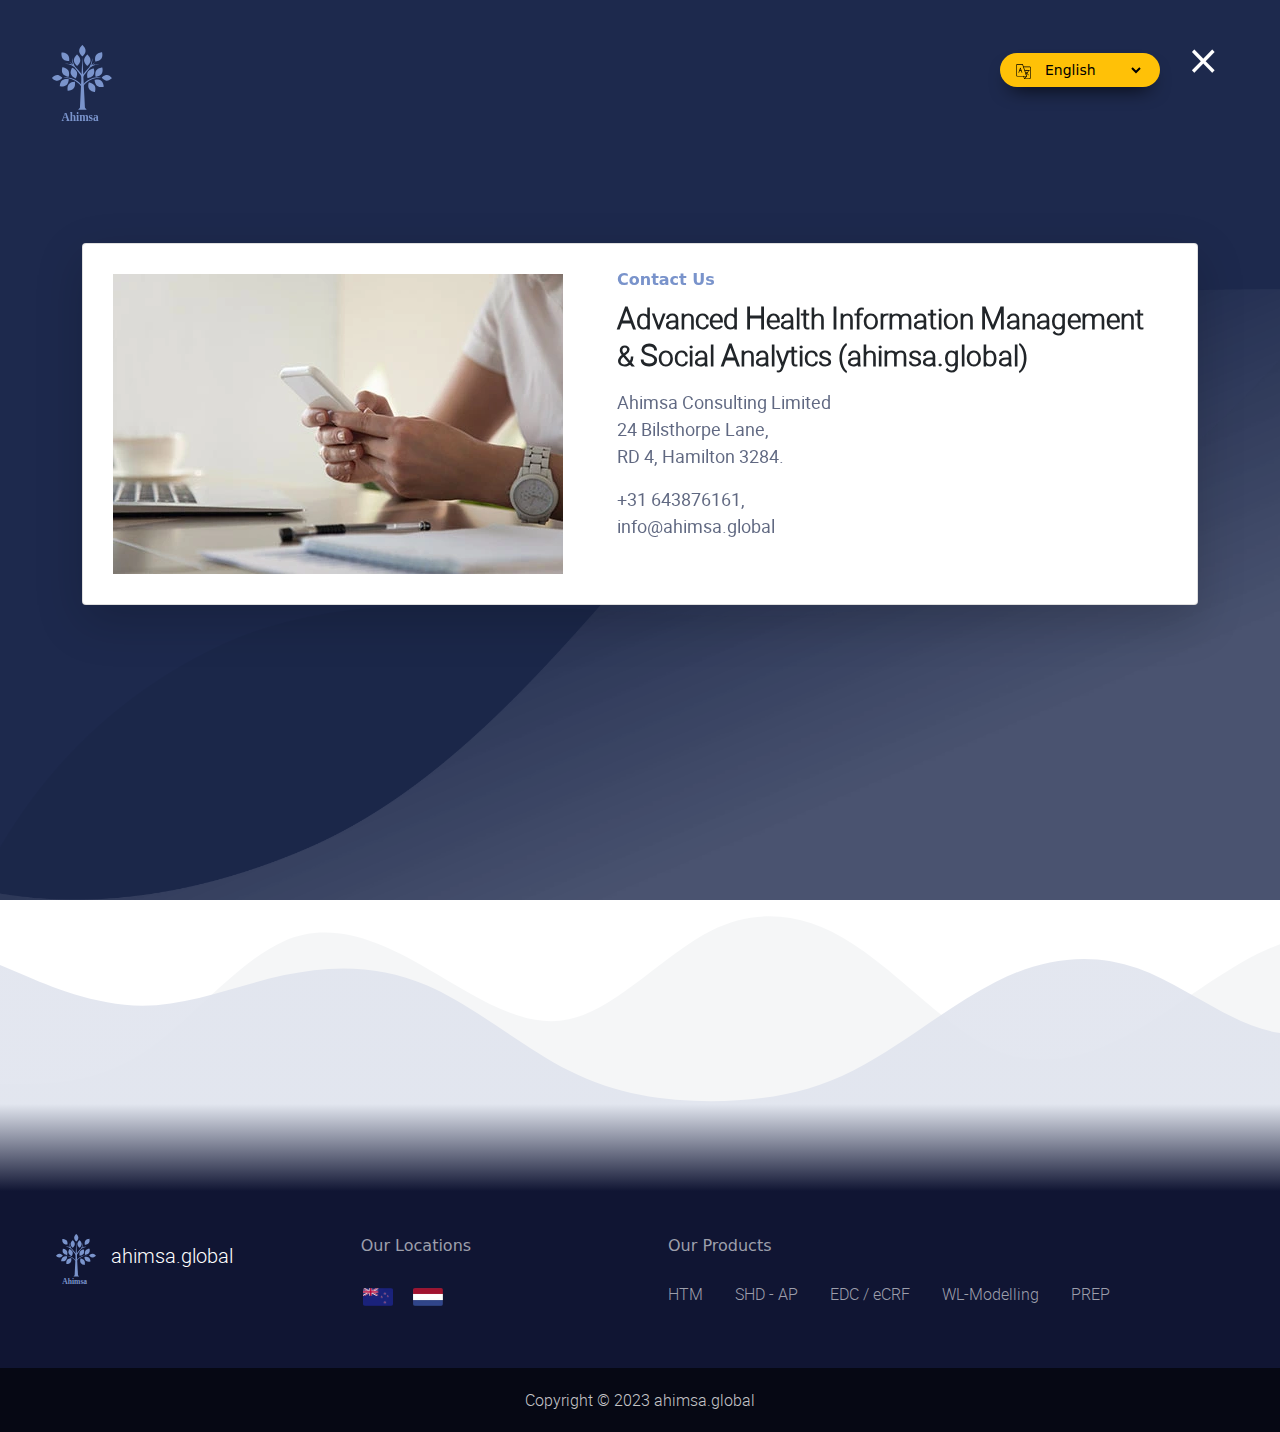
<file: contact.html>
<!DOCTYPE html>
<html lang="en">

<head>
    <meta charset="utf-8">
    <meta name="viewport" content="width=device-width, initial-scale=1">
    <meta http-equiv="Cache-Control" content="max-age=31536000">
    <meta name="theme-color" content="#fff" />
    
    <meta name="title" content="ahimsa">
    <meta name="keywords" content="Advanced, Health, Information, Management, and Social, Analytics, Ahimsa, ahimsa, Advanced Health Care,datavaultforhealth, datavault, healthcare, ahimsa health, datavault.health">
    <meta name="description" content="Advanced Health Information Management and Social Analytics">
    <meta name="language" content="English">
    
    <title>ahimsa.global</title>
    
    <link rel="apple-touch-icon" sizes="180x180" href="favicon_io/apple-touch-icon.png">
    <link rel="icon" type="image/png" sizes="32x32" href="favicon_io/favicon-32x32.png">
    <link rel="icon" type="image/png" sizes="16x16" href="favicon_io/favicon-16x16.png">

    <!-- Bootstrap core CSS -->
    <link rel="stylesheet" href="css/bootstrap.min.css">
    <link rel="stylesheet" href="css/style.min.css">
    <link rel="stylesheet" href="css/contact.css">
    <link rel="stylesheet" href="css/responsive.min.css">
    
</head>
<body class="overflow-hidden-x">
    <div class="section-box">
        <div class="section-main contact-section">
            <div class="logo">
                <a href="index.html">
                    <img src="logo.svg" alt="logo">
                </a>
            </div>
            <div class="lang-switch">
              <label for="language"><img src="img/translate.svg" alt="english"></label>
              <select id="language" class="translate">
                <option value="en">English</option>
                <option value="sp">Spanish</option>
                <option value="pt">Portuguese</option>
              </select>
            </div>
            <div class="close-btn">
                <a href="index.html">
                    &times;
                </a>
            </div>
            <section id="contact">
                <div class="contact-section">
                    <div class="container">
                        <div class="row mb-2">
                            <div class="col-md-12">
                                <div class="row g-0 card shadow-lg overflow-hidden flex-md-row mb-4 shadow-sm h-md-250 position-relative">
                                    <div class="contact-img col-auto">
                                        <img class="card-img-right" src="img/contact.webp" alt="contact">
                                    </div>
                                    <div class="col p-4 d-flex flex-column position-static contact-text">
                                        <strong class="d-inline-block mb-2 lang" key="contactus" style="color:#7993cb;"></strong>
                                        <h3 class="mb-3 contact-head">
                                            <a class="text-dark" href="#">
                                                <span class="txt-caps">A</span><span class="txt-reg">dvanced</span>
                                                <span class="txt-caps">H</span><span class="txt-reg">ealth</span>
                                                <span class="txt-caps">I</span><span class="txt-reg">nformation</span>
                                                <span class="txt-caps">M</span><span class="txt-reg">anagement</span><br><span class="txt-reg">&</span>
                                                <span class="txt-caps">S</span><span class="txt-reg">ocial</span>
                                                <span class="txt-caps">A</span><span class="txt-reg">nalytics</span> <span class="txt-reg">(ahimsa.global)</span>
                                            </a>
                                        </h3>
                                        <p class="card-text mb-3">Ahimsa Consulting Limited<br>24 Bilsthorpe Lane, <br>RD 4, Hamilton 3284.</p>
                                        <p class="card-text mb-2">+31 643876161, <br>info@ahimsa.global</p>
                                    </div>
                                </div>
                            </div>
                        </div>
                    </div>
                </div>
            </section>
            
            
            <div class="card-wave">
                <svg id="wave" style="transform:rotate(0deg); transition: 0.3s" viewBox="0 0 1440 230" version="1.1" xmlns="http://www.w3.org/2000/svg">
                    <defs>
                        <linearGradient id="sw-gradient-0" x1="0" x2="0" y1="1" y2="0">
                            <stop stop-color="rgba(245, 246, 247, 1)" offset="0%"></stop>
                            <stop stop-color="rgba(245, 246, 247, 1)" offset="100%"></stop>
                        </linearGradient>
                    </defs>
                    <path style="transform:translate(0, 0px); opacity:1" fill="url(#sw-gradient-0)" d="M0,207L26.7,207C53.3,207,107,207,160,172.5C213.3,138,267,69,320,46C373.3,23,427,46,480,76.7C533.3,107,587,146,640,134.2C693.3,123,747,61,800,34.5C853.3,8,907,15,960,49.8C1013.3,84,1067,146,1120,168.7C1173.3,192,1227,176,1280,145.7C1333.3,115,1387,69,1440,49.8C1493.3,31,1547,38,1600,46C1653.3,54,1707,61,1760,69C1813.3,77,1867,84,1920,80.5C1973.3,77,2027,61,2080,49.8C2133.3,38,2187,31,2240,38.3C2293.3,46,2347,69,2400,92C2453.3,115,2507,138,2560,130.3C2613.3,123,2667,84,2720,84.3C2773.3,84,2827,123,2880,126.5C2933.3,130,2987,100,3040,99.7C3093.3,100,3147,130,3200,130.3C3253.3,130,3307,100,3360,88.2C3413.3,77,3467,84,3520,76.7C3573.3,69,3627,46,3680,30.7C3733.3,15,3787,8,3813,3.8L3840,0L3840,230L3813.3,230C3786.7,230,3733,230,3680,230C3626.7,230,3573,230,3520,230C3466.7,230,3413,230,3360,230C3306.7,230,3253,230,3200,230C3146.7,230,3093,230,3040,230C2986.7,230,2933,230,2880,230C2826.7,230,2773,230,2720,230C2666.7,230,2613,230,2560,230C2506.7,230,2453,230,2400,230C2346.7,230,2293,230,2240,230C2186.7,230,2133,230,2080,230C2026.7,230,1973,230,1920,230C1866.7,230,1813,230,1760,230C1706.7,230,1653,230,1600,230C1546.7,230,1493,230,1440,230C1386.7,230,1333,230,1280,230C1226.7,230,1173,230,1120,230C1066.7,230,1013,230,960,230C906.7,230,853,230,800,230C746.7,230,693,230,640,230C586.7,230,533,230,480,230C426.7,230,373,230,320,230C266.7,230,213,230,160,230C106.7,230,53,230,27,230L0,230Z"></path>
                    <defs>
                        <linearGradient id="sw-gradient-1" x1="0" x2="0" y1="1" y2="0">
                            <stop stop-color="rgba(224, 228, 238, 1)" offset="0%"></stop>
                            <stop stop-color="rgba(224, 228, 238, 1)" offset="100%"></stop>
                        </linearGradient>
                    </defs>
                    <path style="transform:translate(0, 50px); opacity:0.9" fill="url(#sw-gradient-1)" d="M0,23L26.7,34.5C53.3,46,107,69,160,69C213.3,69,267,46,320,34.5C373.3,23,427,23,480,46C533.3,69,587,115,640,141.8C693.3,169,747,176,800,176.3C853.3,176,907,169,960,141.8C1013.3,115,1067,69,1120,42.2C1173.3,15,1227,8,1280,26.8C1333.3,46,1387,92,1440,99.7C1493.3,107,1547,77,1600,53.7C1653.3,31,1707,15,1760,34.5C1813.3,54,1867,107,1920,134.2C1973.3,161,2027,161,2080,138C2133.3,115,2187,69,2240,49.8C2293.3,31,2347,38,2400,46C2453.3,54,2507,61,2560,76.7C2613.3,92,2667,115,2720,134.2C2773.3,153,2827,169,2880,145.7C2933.3,123,2987,61,3040,34.5C3093.3,8,3147,15,3200,49.8C3253.3,84,3307,146,3360,164.8C3413.3,184,3467,161,3520,138C3573.3,115,3627,92,3680,69C3733.3,46,3787,23,3813,11.5L3840,0L3840,230L3813.3,230C3786.7,230,3733,230,3680,230C3626.7,230,3573,230,3520,230C3466.7,230,3413,230,3360,230C3306.7,230,3253,230,3200,230C3146.7,230,3093,230,3040,230C2986.7,230,2933,230,2880,230C2826.7,230,2773,230,2720,230C2666.7,230,2613,230,2560,230C2506.7,230,2453,230,2400,230C2346.7,230,2293,230,2240,230C2186.7,230,2133,230,2080,230C2026.7,230,1973,230,1920,230C1866.7,230,1813,230,1760,230C1706.7,230,1653,230,1600,230C1546.7,230,1493,230,1440,230C1386.7,230,1333,230,1280,230C1226.7,230,1173,230,1120,230C1066.7,230,1013,230,960,230C906.7,230,853,230,800,230C746.7,230,693,230,640,230C586.7,230,533,230,480,230C426.7,230,373,230,320,230C266.7,230,213,230,160,230C106.7,230,53,230,27,230L0,230Z"></path>
                </svg>
            </div>
            <section class="footer-main">
            <div class="footer">
                <div class="container-fluid">
                    <div class=" row">
                        <div class="col-md-3 col-sm-6 col-6 mb-6">
                            <div class="footer-logo">
                                <div class="footer-logo-img">
                                    <a href="index.html">
                                        <img src="logo.svg" alt="logo">
                                    </a>
                                </div>
                                <div class="footer-logo-text">
                                    <h6 class="text-dark"> 
                                        <span class="txt-reg footer-link">
                                            <a href="contact.html">ahimsa.global</a>
                                        </span>
                                    </h6>
                                </div>
                            </div>
                            
                        </div>
                        <div class="col-md-3 col-sm-6 col-6 mb-6">
                            <div class="footer-contact">
                                <p class="text-sm lang" key="ourlocation"></p>
                                <div class="flag-section">
                                    <a class="flag-link" href="contact.html">
                                        <div class="flag">
                                            <img src="img/new_zealand.webp" data-toggle="tooltip" data-placement="top" title="NZ" alt="flag">
                                        </div>
                                    </a>
                                    <a class="flag-link" href="contact.html">
                                        <div class="flag">
                                            <img src="img/netherland.webp" data-toggle="tooltip" data-placement="top" title="NL" alt="flag">
                                        </div>
                                    </a>
                                </div>
                            </div>
                        </div>
                        <div class="col-md-6 col-sm-6 col-6 mb-6">
                            <div class="footer-head">
                                <p class="text-sm lang" key="ourproducts"></p>
                                <ul class="ms-n3 nav">
                                    <li class="nav-item">
                                        <a class="nav-link" href="index.html#productsection">
                                            HTM
                                        </a>
                                    </li>
                                    <li class="nav-item">
                                        <a class="nav-link" href="index.html#productsection">
                                            SHD - AP
                                        </a>
                                    </li>
                                    <li class="nav-item">
                                        <a class="nav-link" href="index.html#productsection">
                                            EDC / eCRF
                                        </a>
                                    </li>
                                    <li class="nav-item">
                                        <a class="nav-link" href="index.html#productsection">
                                            WL-Modelling
                                        </a>
                                    </li>
                                    <li class="nav-item">
                                        <a class="nav-link" href="index.html#productsection">
                                            PREP
                                        </a>
                                    </li>
                                </ul>
                            </div>
                        </div>
                    </div>
                </div>
            </div>
            <div class="col-12" style="background:#060814;padding:20px;">
                <div class="copyright-inner">
                    <p class="text-sm mb-0 copyright">
                        <span class="lang" key="copyright"></span> © 2023 ahimsa.global
                    </p>
                </div>
            </div>
        </section>
        </div>
    </div>
    <script src="js/bootstrap.bundle.min.js"></script>
    <script src="js/jqueryv3.6.0.min.js"></script>
    <script src="js/lang.js"></script>
</body>
</html>
</file>
<file: css/contact.css>
/*Contact section*/
@font-face {
    font-family: 'Roboto-Light';
    src: url('../font/roboto-light-webfont.woff2') format('woff2'),
        url('../font/roboto-light-webfont.woff') format('woff');
    font-weight: normal;
    font-style: normal;
    font-display: swap;
}

@font-face {
    font-family: 'Roboto-Regular';
    src: url('../font/roboto-regular-webfont.woff2') format('woff2'),
        url('../font/roboto-regular-webfont.woff') format('woff');
    font-weight: normal;
    font-style: normal;
    font-display: swap;
}

@font-face {
    font-family: 'Roboto-Bold';
    src: url('../font/roboto-bold-webfont.woff2') format('woff2'),
        url('../font/roboto-bold-webfont.woff') format('woff');
    font-weight: normal;
    font-style: normal;
    font-display: swap;
}
.content-header{
  color:#fcc500;
  font-size: 45px;
}

.section-content {
    align-items: center;
    text-align: center;
    display: flex;
    justify-content: center;
    padding-top: 45%;
}
.contact-section {
    padding: 0px 0px;
    top: 27%;
    margin: 0 auto;
    position: relative;
}

#contact{
  background-image: url(../img/Mask3.webp);
  background-repeat:no-repeat;
  background-color: #1d294d!important;
  height: 100vh;
  width:100%; 
  background-attachment: fixed;
  background-size: cover;margin: 0;
  color : #fff;
}
.contact-text{
        padding: 0px 25px;
        text-align: left;
    }
.form-line{
  border: none;
  padding: 100px 100px;
}
.form-control {
  height: 50px;
}
.form-group{
  margin-top: 10px;
}
label{
  font-size: 14px;
  line-height: 1em;
  font-weight: 300;
}
.form-control{
  font-size: 14px;
  color: #080808;
}
.contact-submit-btn {
    padding: 11px 8px;
    background-color: #7993cb;
    border-radius: 50px;
    color: #fff;
    border: none;
    text-align: center;
    width: 130px;
    margin: 25px 0px 0px 0px;
    font-size: 14px;
}
.contact-text p{
  color: #1d294d;
}
.contact-img img{
  width:450px
}
.contact-img{
  padding:30px;
}
.contact-submit-btn:hover{
  color: #1d294d;
  background-color:#fff;
}
textarea.form-control {
    height: 60px;
   /* margin-top: px;*/
}
.section-content h3{
  font-size: 16px;
  font-weight: 300;
  padding-top: 15px;
  line-height: 25px;
}

.submit{
  font-size: 1.1em;
  float: right;
  width: 150px;
  background-color: transparent;
  color: #fff;

}
.close-btn{
    position: fixed;
    right: 60px;
    top: 30px;
    font-size: 40px;
}
.close-btn a{
    color:#fff;
}
@media only screen and (max-width: 768px){
    .close-btn {
        right: 30px;
        top: 15px;
        font-size: 35px;
    }
}
.contact-head .txt-reg {
    font-family: Roboto-Light !important;
    font-size: 28px;
}
.contact-head .txt-caps {
    font-family: Roboto-Light !important;
    font-size: 30px;
}
.container::before{
  display: none;
}
.contact-head a {
    font-family: 'Roboto-Bold';
    font-weight: 600;
    text-transform: initial;
    font-size: 24px;
}
.contact-text p {
    font-family: 'Roboto-Regular';
    font-size: 18px;
    opacity: 0.7;
}
</file>
<file: css/style.min.css>
.lang-switch {border: 1px solid transparent; border-radius: 50px; box-shadow: #000000 0 10px 20px -10px; padding: 4px 15px; position: absolute; right: 120px; top: 53px; z-index: 1500; background: #FFC107; font-size: 14px; } .lang-switch img{width:15px; } select {background: none; border: none; } select:focus {border: none; } select {text-indent: 1px; text-overflow: ''; outline: none; padding: 3px 5px; } select::-ms-expand {display: none; } #language option:checked {display: none; } select option {color: #000; background-color: #fff; border: none; outline: none; padding: 10px; } .abticon:before{content: "\2608";margin-right: 5px;}.translate img{margin-right:5px;width:15px; height:15px}.lang-switch {position: absolute; right: 120px; top: 53px; z-index: 1500; } .lang-switch button {display: flex;align-items: center;background-color: #ffc107;border: 1px solid transparent;border-radius: 50px;box-shadow: #000000 0 10px 20px -10px; padding: 4px 15px; width: auto;}.dpass-txt1,.dpass-txt2,.heading-sub,.tabbable .nav-tabs .nav-item .nav-link,body{color:#101d42}#Layer_51 tspan,.graph text,.heading-sub{font-weight:500}#Layer_51 text,#p1,#p2,#p3,#p4,#p5,.flag{cursor:pointer}@font-face{font-family:Roboto-Light;src:url('../font/roboto-light-webfont.woff2') format('woff2'),url('../font/roboto-light-webfont.woff') format('woff');font-weight:400;font-style:normal;font-display:swap}@font-face{font-family:Roboto-Regular;src:url('../font/roboto-regular-webfont.woff2') format('woff2'),url('../font/roboto-regular-webfont.woff') format('woff');font-weight:400;font-style:normal;font-display:swap}@font-face{font-family:Roboto-Bold;src:url('../font/roboto-bold-webfont.woff2') format('woff2'),url('../font/roboto-bold-webfont.woff') format('woff');font-weight:400;font-style:normal;font-display:swap}#box,*{margin:0;padding:0}#productsection{display:block}#product-section-resview,.hlv_content,.our-team_rev,.slider-data{display:none}.section-box,.timeline-split{display:flex}.cls-1{fill:#c4d8f0}.cls-3{fill:#c4f0f0;fill:#e5e8f1}.cls-1,.cls-11,.cls-13,.cls-7{fill:#e5e8f1}.cls-4,.cls-9{letter-spacing:-.03em}.cls-10,.cls-14,.cls-5,.cls-6,.cls-7{letter-spacing:0}.cls-10,.cls-14,.cls-15,.cls-8{letter-spacing:-.04em}.cls-11{letter-spacing:.01em}.cls-13{letter-spacing:-.01em}.section-box{padding:0;overflow:hidden}.section-main,img{width:100%;height:100%}.heading-sub{font-size:28px;width:100%;margin-bottom:25px;font-family:Roboto-Regular}.footer-logo-text p,.text-count-cus{margin-bottom:0}.timeline-text{font-family:Roboto-Regular!important;font-size:22px}.dpass-txt1{font-family:Roboto-Regular;font-size:22px}.dpass-txt2{font-family:Roboto-Light;font-size:20px}.text-count-cus{color:#676666;font-family:Roboto-Regular;font-size:22px}.text-p-cus{color:#0a2e93;font-family:Roboto-Regular;font-size:18px;margin-bottom:2rem}.copyright,.footer-head ul li a,.showcase p{font-family:Roboto-Light!important}.dpass-main{width:100%;margin-bottom:2rem;padding-right: 5rem;}.bg-merge,.footer-logo-img img,.footer-logo-text,.logo img,.showcase{width:100%}.showcase{height:auto;position:relative;color:#fff;text-align:center}.showcase .overlay{background:linear-gradient(0deg,rgb(0 0 0) 0,rgb(0 0 0 / 0%) 100%) 0 0/cover no-repeat,url(../img/timeline-bg.webp) 0 0/cover no-repeat;width:100%;height:100%}.bg-merge{height:100px;background:linear-gradient(0deg,rgb(248 249 250 / 0%) 0,rgb(226 230 239) 100%)}.m-0{margin:0!important}.p-0{padding:0!important}.showcase p{margin-top:8px;font-size:18px;line-height:35px}.timeline-text{text-align:left;padding:5px}.timeline-empty{height:50px}.footer{display:block;padding:0;background:#8d909e;background:-webkit-linear-gradient(270deg,rgb(226 230 239) 0,#101533 33%);background:linear-gradient(180deg,rgb(226 230 239) 0,#101533 33%)}.footer-head ul li a{color:#9d9fab}.copyright{color:#c5c5c8}.cls-16,.cls-2{font-family:Roboto-Regular}.footer .container-fluid{padding-top:130px;padding-bottom:50px}.footer-head p{color:#9d9fab;padding:0 1rem}.footer-logo{padding-left:15%;display:flex;align-items:center}.footer-logo-img{margin-right:15px;width:50px}.footer-contact{padding-left:7%}.footer-contact p{color:#9d9fab;padding:0 .5rem}.copyright-inner{display:flex;align-items:center;justify-content:center;padding:0 40px}.logo{position:fixed;z-index:1500;left:4.1%;top:5%;width:60px}#box-main,.container,.entry,.indicator span,.prep_parm{position:relative}.product-section{width:100%;display:flex;padding-top:50px;height:52rem}.graph{width:50%;padding:100px 50px}.product-details{width:50%;padding:100px 35px 20px 20px}#box-main{padding:0 100px;transform:translate(0,10%);z-index:1000;display:block}.card-wave{display:grid;width:100%}.cls-16{letter-spacing:0;font-size:1.2px}.cls-2{font-size:1.5px}.about-head,.text-cap{font-family:Roboto-Light!important}.cls-4,.cls-8{letter-spacing:-.01em}.cls-6,.cls-9{letter-spacing:-.02em}.cls-12{letter-spacing:.02em}.cls-15{fill:#101d42}.cls-16,.text-cap{fill:#fff}.about-head{font-size:14px;margin-bottom:10px}.text-cap{font-size:26px;color:#fff}.text-cap-sub,.text-cap-sub_1{font-family:Roboto-Light!important;font-size:24px}.split-icon,.timeline-text-reg{color:#767778}.text-cap-sub{fill:#ffffff;opacity:.7}.text-cap-sub_1{fill:#fff}.text-cap-sub-1,.text-cap-sub-2{fill:#ffffff;font-family:Roboto-Light!important}.text-cap-sub-2{font-size:16px}.text-cap-sub-1{font-size:18px;opacity:.7}.content-split{transform:translate(0,0)}.timeline-split{text-align:left;width:100%!important;margin-left:0!important;margin-top:0!important;display:flex}.split-1,.split-2{width:50%;padding:5px 0;display:flex;align-items:center;flex-wrap:wrap}#Layer_51 text{font-weight:500!important;font-family:Roboto-Bold!important}.split-icon{font-size:14px}.timeline-text-bold{color:#042480}.rect_1{fill:rgb(16,29,66)}.showcase_bold{font-family:Roboto-Regular!important}.prep_parm{right:60px;top:-150px;float:right;text-align:center;display:none}.prep_parm_1{font-size:25px;color:#828282;font-family:Roboto-Light}.prep_parm_2{font-size:30px;color:#101d42;font-family:Roboto-Regular}.card-main-section{text-align:left;padding:42px 53px}.card-main-section .about-sub2{line-height:30px}a{text-decoration:none}.footer-logo-text .txt-reg{font-family:Roboto-Light!important;font-size:20px;color:#fff}.flag-section{display:flex;align-items:center;padding-top:0;padding-left:0}.flag{width:30px;margin:10px}.flag img{width:100%;border-radius:2px}.rectangle-fill{fill:#252645}.scroll-head tspan{fill:#fff;font-family:Roboto-Light!important;font-size:50px}.scroll-sub tspan{fill:#fff;font-family:Roboto-Light!important;font-size:32px;opacity:.7}.content span,.footer-link a{color:#fff}.scroll-img img{width:100%;height:100%;border-radius:50px}.scroll-img{width:640px!important;height:500px!important}.tabbable-responsive{display:block;min-width:100%;overflow-x:auto;margin:0}.indicator span,.tabbable .nav-tabs,.tabbable .nav-tabs .nav-item,.tabbable .nav-tabs .nav-item .nav-link,.time{display:inline-block}.tabbable{min-width:100%}.tabbable .nav-tabs{white-space:nowrap;min-width:100%;padding:10px}.tabbable .nav-tabs .nav-item .nav-link.active{color:#fff;background-color:#101d42;border-color:#101d42}.tabbable .nav-tabs .nav-link{border:1px solid transparent;border-top-left-radius:0;border-top-right-radius:0}.text-high{font-size:26px;color:#fff!important}.content,.time{font-size:14px}::-webkit-scrollbar-track{-webkit-box-shadow:inset 0 0 6px rgba(0,0,0,.3);border-radius:5px;background-color:#cfd8dc}::-webkit-scrollbar{width:0!important;height:5px!important;background-color:#f5f5f5}::-webkit-scrollbar-thumb{border-radius:10px;-webkit-box-shadow:inset 0 0 6px rgba(0,0,0,.3);background-color:#90a4ae}.carousel-item,.slider-img{height:100%}.indicator,.indicator span{top:-5px;width:0;height:0;border-radius:50%}.container{margin:0 auto;text-align:center}.container::before{position:absolute;left:50%;content:'';width:5px;height:100%;background-color:#101d42;border-radius:5px}.entry{margin:50px 10px}.indicator,.time{position:absolute}.indicator{left:calc(50% - 5px);background-color:rgba(247,89,16,.432)}.content{width:40%;margin:0 auto;transform:translate(-58%,-9px);text-align:left}.entry:nth-child(odd) .content{text-align:left;transform:translate(60%,-9px)}.time{top:0;left:50%;transform:translate(-93%,-18%);padding:6px 25px;border-radius:25px;background-color:#8dd893;color:#101d42!important;font-family:Roboto-Bold}.entry:nth-child(2n) .time{transform:translate(0,-18%)}@media only screen and (max-width:600px){.container{margin:0}.entry:nth-child(2n) .content,.entry:nth-child(odd) .content{text-align:left;transform:translate(60%,-9px)}.entry:nth-child(2n) .time,.entry:nth-child(odd) .time{transform:translate(-130%,-48%)}}.card-mainsub-section{margin-top: 15px;} .card-mainsub-section .text-cap-sub-1{line-height: 25px;margin-top: 0px;text-align: left;font-size: 18px;}.card-mainsub-section .text-cap-sub-2{font-size: 16px;line-height: 28px;margin-bottom:0.5rem;margin-top: 0px;text-align: left;}.scroll-head{color:#fff;font-family: Roboto-Light!important;font-size:46px;}.scroll-sub{color: #fff;font-family:Roboto-Light!important;font-size:32px;opacity: .7;}#timeline1_sp, #timeline2_sp, #timeline3_sp, #timeline4_sp{display:none;}#en{display: none;}
</file>
<file: css/responsive.min.css>
.product1_card_img video{width:400px}@media only screen and (max-width:1200px){.carousel-inner{height:100%!important}}@media only screen and (max-width:1024px){.contact-head .txt-reg{font-size:22px}.contact-img img{width:380px}.contact-head .txt-caps{font-size:24px}.contact-text{padding:25px 0}.form-line{width:100%}#contact{height:100%}.section-content{padding-top:25%}.contact-content{flex:0 0 auto;width:100%}}@media only screen and (max-width:768px){.lang-switch {right: 30px; top: 30px; }.contact-img img{width:190px}.form-line,.graph,.product1_card_img img,.product1_card_img video{width:100%}.contact-img{padding:15px}#productsection,.contact_icon_lg,.footer-logo-img{display:none}#product-section-resview{display:block;padding-top:50px}.contact-text{padding:25px 0}#contact{height:100%}.section-content{padding-top:25%}.contact-content{flex:0 0 auto;width:100%}.graph{padding:50px 25px}.flag{width:55px}.product-details{width:100%;padding:20px}.product-section{flex-wrap:wrap}.product1_slider_bg{height:auto;padding:20px}.product1_slider_img{display:flex;justify-content:center}.product1_slider_img img{width:50%;height:auto}.carousel-inner{height:100%!important}.section-sidebar{display:none;position:absolute;z-index:1600;right:0;background:#e5e8f1;height:100vh;width:100%;overflow:hidden}.hide_icon,.menu_icon{position:absolute;right:20px;top:20px}.menu_icon{z-index:1500;color:#5f5f5f;font-size:20px;background:#e5e8f1;padding:0 7px;border-radius:2px;display:block}.hide_icon_main{width:100%;height:50px;display:block}.side-menu{width:auto;height:auto;overflow-y:auto}.side-menu a{text-decoration:none}.side-menu .products{width:100%;min-height:20px;position:relative;border-bottom:1px solid #d5d5d5}.side-menu .products h3{margin-bottom:0;padding:25px 15px;font-family:Roboto-Regular;font-size:12px;color:#101d42;font-weight:600;letter-spacing:1px;text-align:center;position:relative;top:0;left:0;margin-left:0;-webkit-transform:rotate(0);-moz-transform:rotate(0);-ms-transform:rotate(0);-o-transform:rotate(0);transform:rotate(0);-webkit-transform-origin:0 0;-moz-transform-origin:0 0;-ms-transform-origin:0 0;-o-transform-origin:0 0}.hide_icon{font-size:30px;color:#5f5a5a;border:1px solid #d5d5d5;line-height:26px;padding:0;text-align:center;width:30px;height:30px;border-radius:2px;z-index:100}.footer-logo-text h6{font-size:18px;line-height:28px;color:#101533}.logo{width:50px}}@media only screen and (max-width:600px){.quote p,.showcase p{font-size:14px}.about-head_rv,.about-sub2_rv .text-cap,.about-sub2_rv .text-cap-sub,.about-sub2_rv .text-cap-sub_1{font-family:Roboto-Light!important}.footer-contact p{color:#9d9fab;padding:0 1rem;margin-bottom:0}.footer-contact h6{padding:1rem 0 0 1rem;color:#7993cb;font-family:Roboto-Regular}.Marquee-tag,.contact-card img,.contact-img img,.dpass-main{width:100%;}.dpass-main{margin-bottom: 1rem;}.contact-img{padding:30px}.footer-head{margin-bottom:50px}#contact{padding-bottom:100px;padding-top:100px;height:100%}.contact-section{height:100%!important}.prep_parm{position:relative;right:15px;top:-30px}.content{padding-left:15px;padding-right:15px}.flag-section{padding-top:7px;padding-left:7px;padding-bottom:30px}.Marquee-content{animation:35s linear infinite marquee}.col-cus{width:50%}.product1 .entry:nth-child(2n) .content,.product1 .entry:nth-child(odd) .content{text-align:left;transform:translate(3%,5px)!important}.product1 .entry:nth-child(2n) .time,.product1 .entry:nth-child(odd) .time{transform:translate(6%,-265%)!important;text-align:center}.product1 .time{width:200px}.product1 .indicator{position:absolute;top:-35px;z-index:2;left:calc(4.5% - 38px);width:30px;height:30px;background-color:rgb(255 255 255);border-radius:50%;border:1px solid #7165cc}.product1_card_wave{margin-top:25%}.product1 .indicator span{top:0;width:20px;height:20px}.product1 .indicator span i{color:#131f44;font-size:12px}.product1_entry,.timeline-empty{height:50px}.product1_timeline_ipad img{width:230px;height:200px;transform:translate(-18%,-77%);position:absolute;z-index:10}.product1_card_img .card-body{padding:15px 0}.about-sub2_rv,.product1_slider_txt h1{text-align:center}#box-main,.carousel-caption svg,.carousel-caption-2 svg,.carousel-caption-3 svg,.carousel-caption-4 svg,.contact_icon_lg,.container::after,.hmv_content,.our-team,.our_team_test,.rev_br{display:none}.content-res_view,.hlv_content,.menu_icon,.our-team_rev{display:block}.product1_card_img{width:100%;padding:20px}.product1_card_bg{transform:translate(0,0)}.product1_slider_txt{margin-top:0!important}.product1_slider_img{margin-bottom:0!important;margin-top:5rem!important}.about-content-sub1_rv,.student p,.team_activit{margin-top:0}.product1_slider_img img{width:65%;height:auto}.form-line{padding:30px 55px}.contact-section{padding:0}.contact-text{padding:20px 0}.contact-head .txt-reg{font-size:18px}.contact-head .txt-caps{font-size:20px}.section-content{padding:100px 15px 0}.our_team_test_rev{transform:translate(0,-10%);display:block}.testimonial_rev{white-space:normal}.quote p{text-align:left;font-family:Roboto-Regular!important;color:#777!important;margin-bottom:0;line-height:20px}.student p{text-align:left;position:relative;top:0;text-transform:initial}.team_head_rev{text-align:left;padding:0 10px;margin-bottom:70px}.quote{background:#ebf3f5;padding:15px 20px 5px 15px;border-radius:5px;margin-bottom:30px}.quote:after{content:'';width:0;height:0;border-style:solid;border-width:20px 18px 0;border-color:#ebf3f5 transparent transparent;position:relative;top:37px;left:20px}.student{margin-left:25px;margin-bottom:40px}.student .photo{background-color:#ccc;border-radius:100px;width:60px;height:60px;float:left;margin-right:10px}.student p:nth-child(2){font-size:16px;margin-bottom:0}.student p:nth-child(3){font-size:14px;color:#777}.services_head_rev{text-align:center;margin-top:100px;margin-bottom:50px}#box-main_rev{padding:0 15px}.services_text_img img{width:100%;border-radius:15px}.services_text_rev{background:#101d42;border-radius:15px;padding:25px;color:#fff;margin:15px 0 100px}.services_text_rev h1{font-size:calc(1.375rem + .5vw);font-weight:400}.hlv_content{margin-bottom:100px!important}.content-res_view{background:#101d42;border-radius:5px;padding:40px 25px}.menu_icon,.section-sidebar{background:#e5e8f1;position:absolute}.about-head_rv{font-size:12px;text-align:center;margin:5px 0}.al_rv,.mt-rv1,.mt-rv2{margin-top:25px}.about-sub2_rv .text-cap{font-size:20px;color:#fff}.about-sub2_rv .text-cap-sub{font-weight:300;font-size:18px;color:#fff}.about-sub2_rv .text-cap-sub_1{font-weight:300;font-size:14px;color:#fff}.about-content_rv p{text-align:left;font-size:14px;margin-bottom:0;margin-top:0;color:#fff}.about-content_rv{margin-top:40px}.about-content-sub3_rv{margin-top:15px}.about-content-sub2_rv{margin-top:30px;margin-bottom:30px}.menu_icon{z-index:1500;color:#5f5f5f;right:20px;font-size:20px;top:20px;padding:0 7px;border-radius:2px}.section-sidebar{display:none;z-index:1600;right:0;height:100vh;width:100%;overflow:hidden}.hide_icon_main{width:100%;height:50px;display:block}.hide_icon{font-size:30px;color:#5f5a5a;border:1px solid #d5d5d5;line-height:26px;padding:0;text-align:center;position:absolute;right:20px;top:20px;width:30px;height:30px;border-radius:2px;z-index:100}.side-menu{width:auto;height:auto;overflow-y:auto}.side-menu .products{width:100%;min-height:20px;position:relative;border-bottom:1px solid #d5d5d5}.side-menu .products h3{margin-bottom:0;padding:25px 15px;font-family:Roboto-Regular;font-size:12px;color:#101d42;font-weight:600;letter-spacing:1px;text-align:center;position:relative;top:0;left:0;margin-left:0;-webkit-transform:rotate(0);-moz-transform:rotate(0);-ms-transform:rotate(0);-o-transform:rotate(0);transform:rotate(0);-webkit-transform-origin:0 0;-moz-transform-origin:0 0;-ms-transform-origin:0 0;-o-transform-origin:0 0;transform-origin:0 0}.side-menu a{text-decoration:none}.logo {left: 6.5%; top: 2%; width: 45px; position: absolute;}.heading-sub{width:100%;font-size:22px;margin-bottom:15px}.text-p{font-size:16px}.product-section{flex-wrap:wrap;padding-top:15px}.graph{width:100%;padding:50px 25px}.product-details{width:100%;padding:25px 0 20px}.footer .col-6{flex:0 0 auto;width:100%;padding-top:0}.footer-logo{align-items:center;flex-wrap:wrap;padding-left:4%}.footer-contact{padding-left:0}.footer-logo-text .txt-reg{color:#101d42}.footer-logo-img{width:100%;display:none}.footer-logo-img img{width:20%}.footer-logo-text{font-size:14px;width:100%;line-height:30px;margin-bottom:1rem}.footer .container-fluid{padding-top:80px}#box-main,.copyright-inner{padding:0 10px}.social-icon li a i{padding:3px 5px;font-size:12px}.copyright{font-size:12px}.slider1-text-2 p,.text-high{font-size:20px!important}.carousel-indicator{bottom:10%!important}.slider-data .slider1-text-1{padding-bottom:15px}.slider-img{width:auto!important;height:100vh}.carousel-caption,.carousel-caption-2,.carousel-caption-3,.carousel-caption-4{width:100%!important;position:relative!important;padding:0 20px;left:0!important}.slider1-text-1{font-size:25px!important;justify-content: flex-start !important;text-align:left!important;}.slider1-text-2 p{line-height:30px!important}.carousel-caption{top:20%!important}.carousel-caption-2,.carousel-caption-3,.carousel-caption-4{top:15%!important}.slider-data{display:block;width:100%;background:#061f66;border-radius:10px;padding:30px}.carousel-inner{height:100vh!important}.our-team{margin-left:1rem!important}.container::before{left:3%!important;width:2px!important}.entry:nth-child(2n) .time,.entry:nth-child(odd) .time{transform:translate(-15%,-200%)!important}.time{left:0!important;transform:translate(-93%,-18%)!important;font-size:12px!important;padding:0 15px!important}.entry:nth-child(2n) .content,.entry:nth-child(odd) .content{text-align:left;transform:translate(0,-9px)!important}.content{width:100%!important}}
</file>
